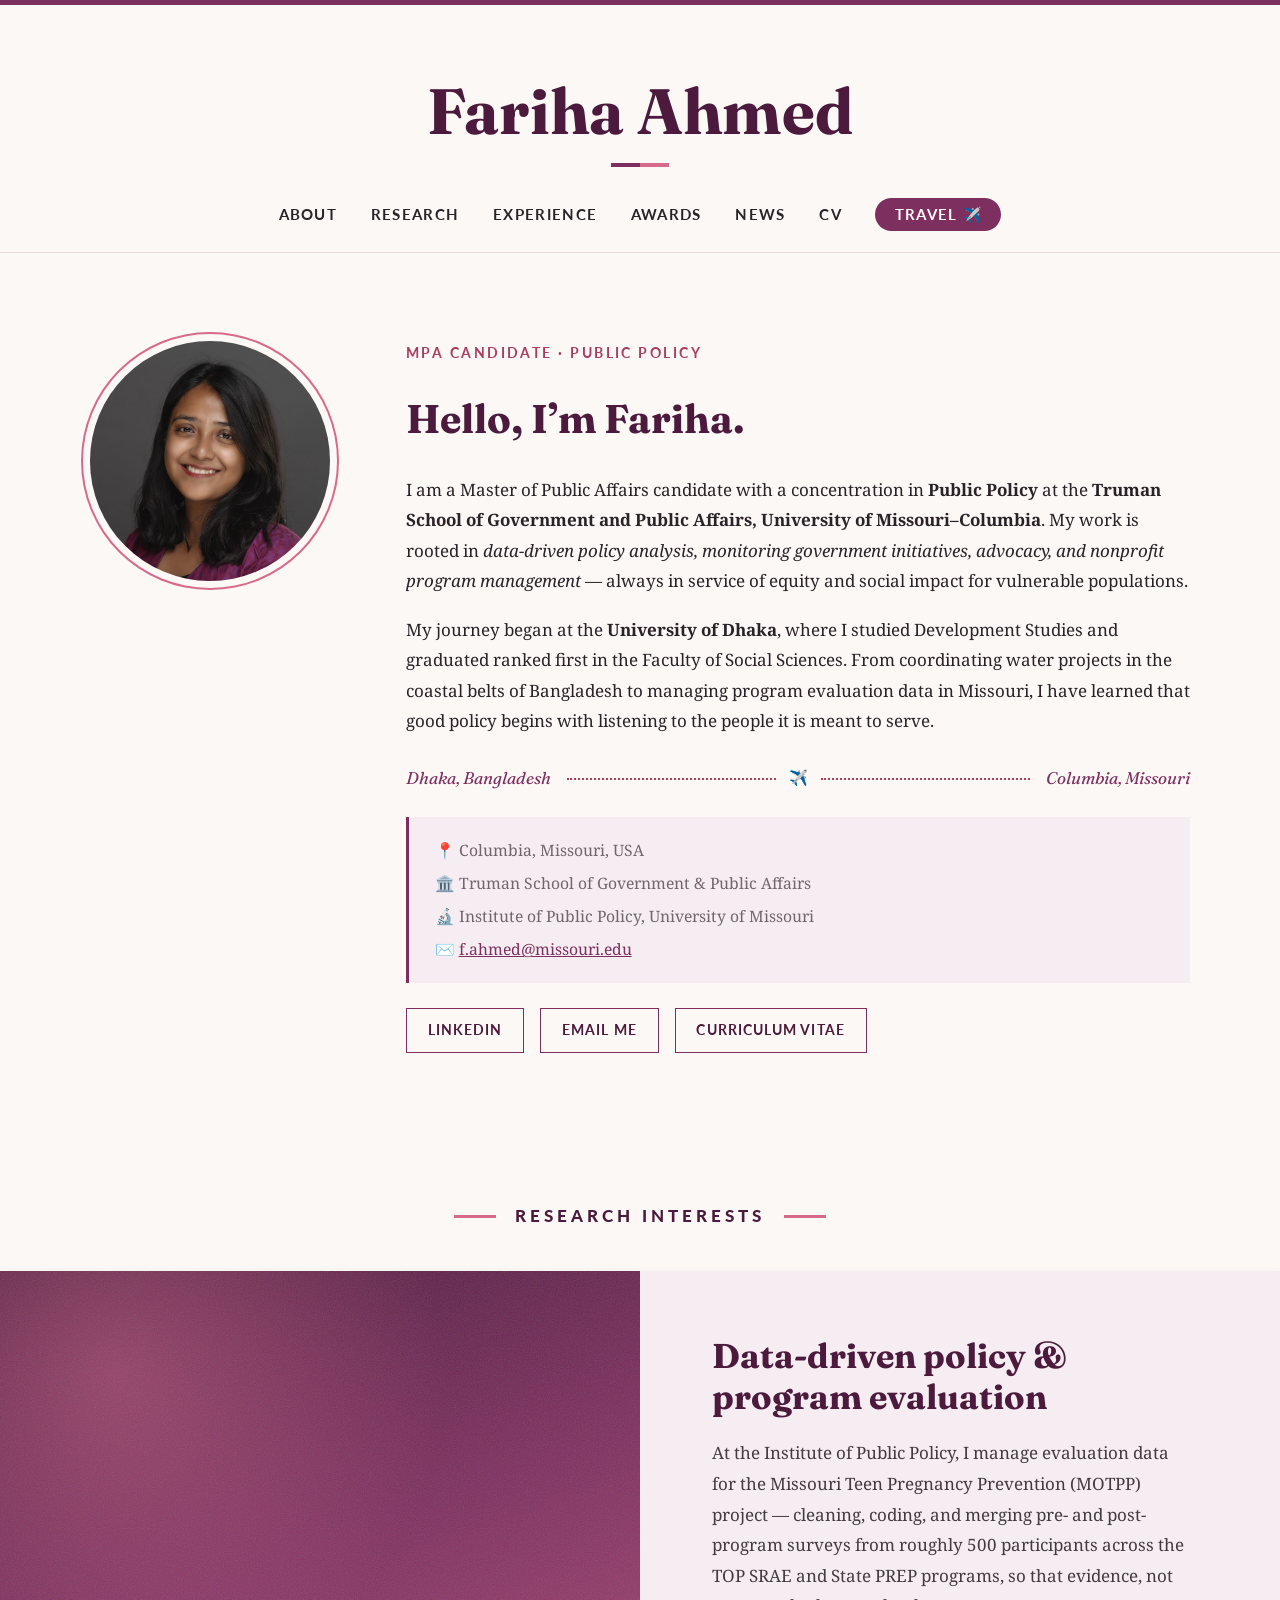
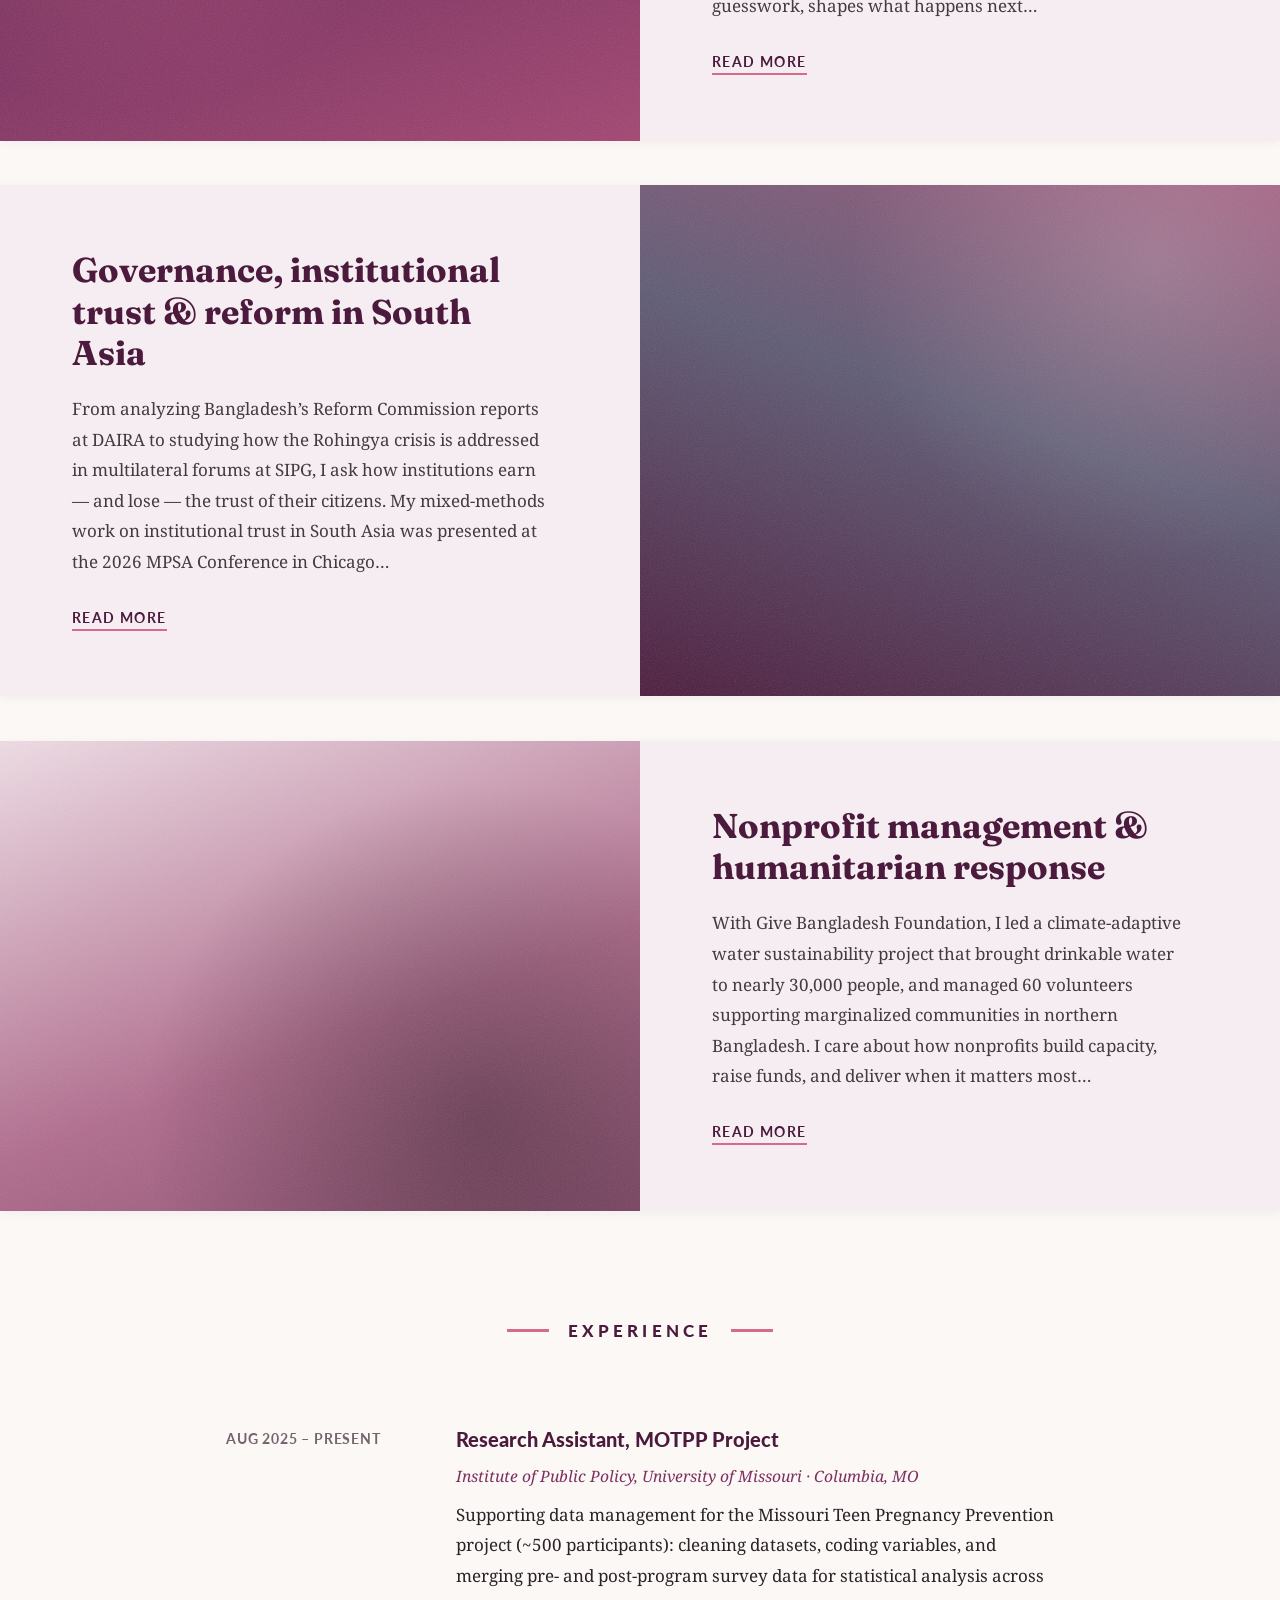
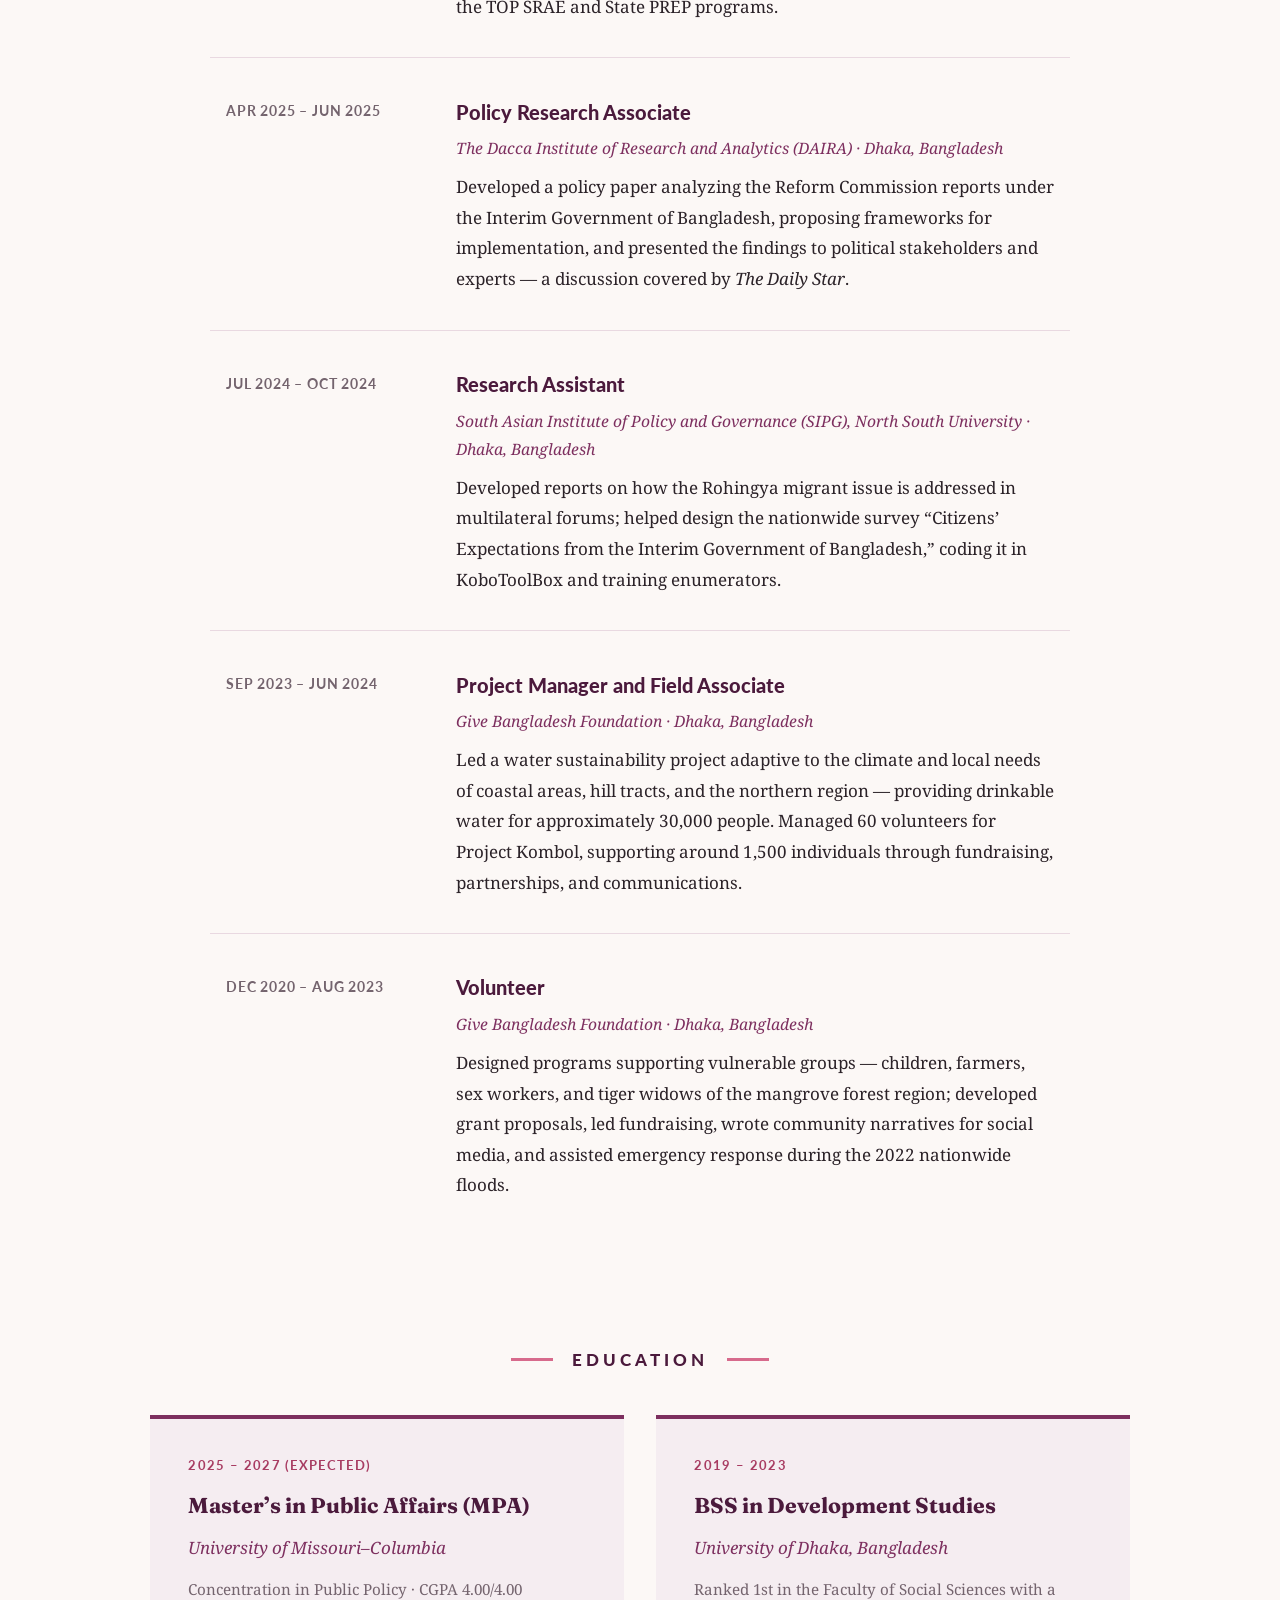
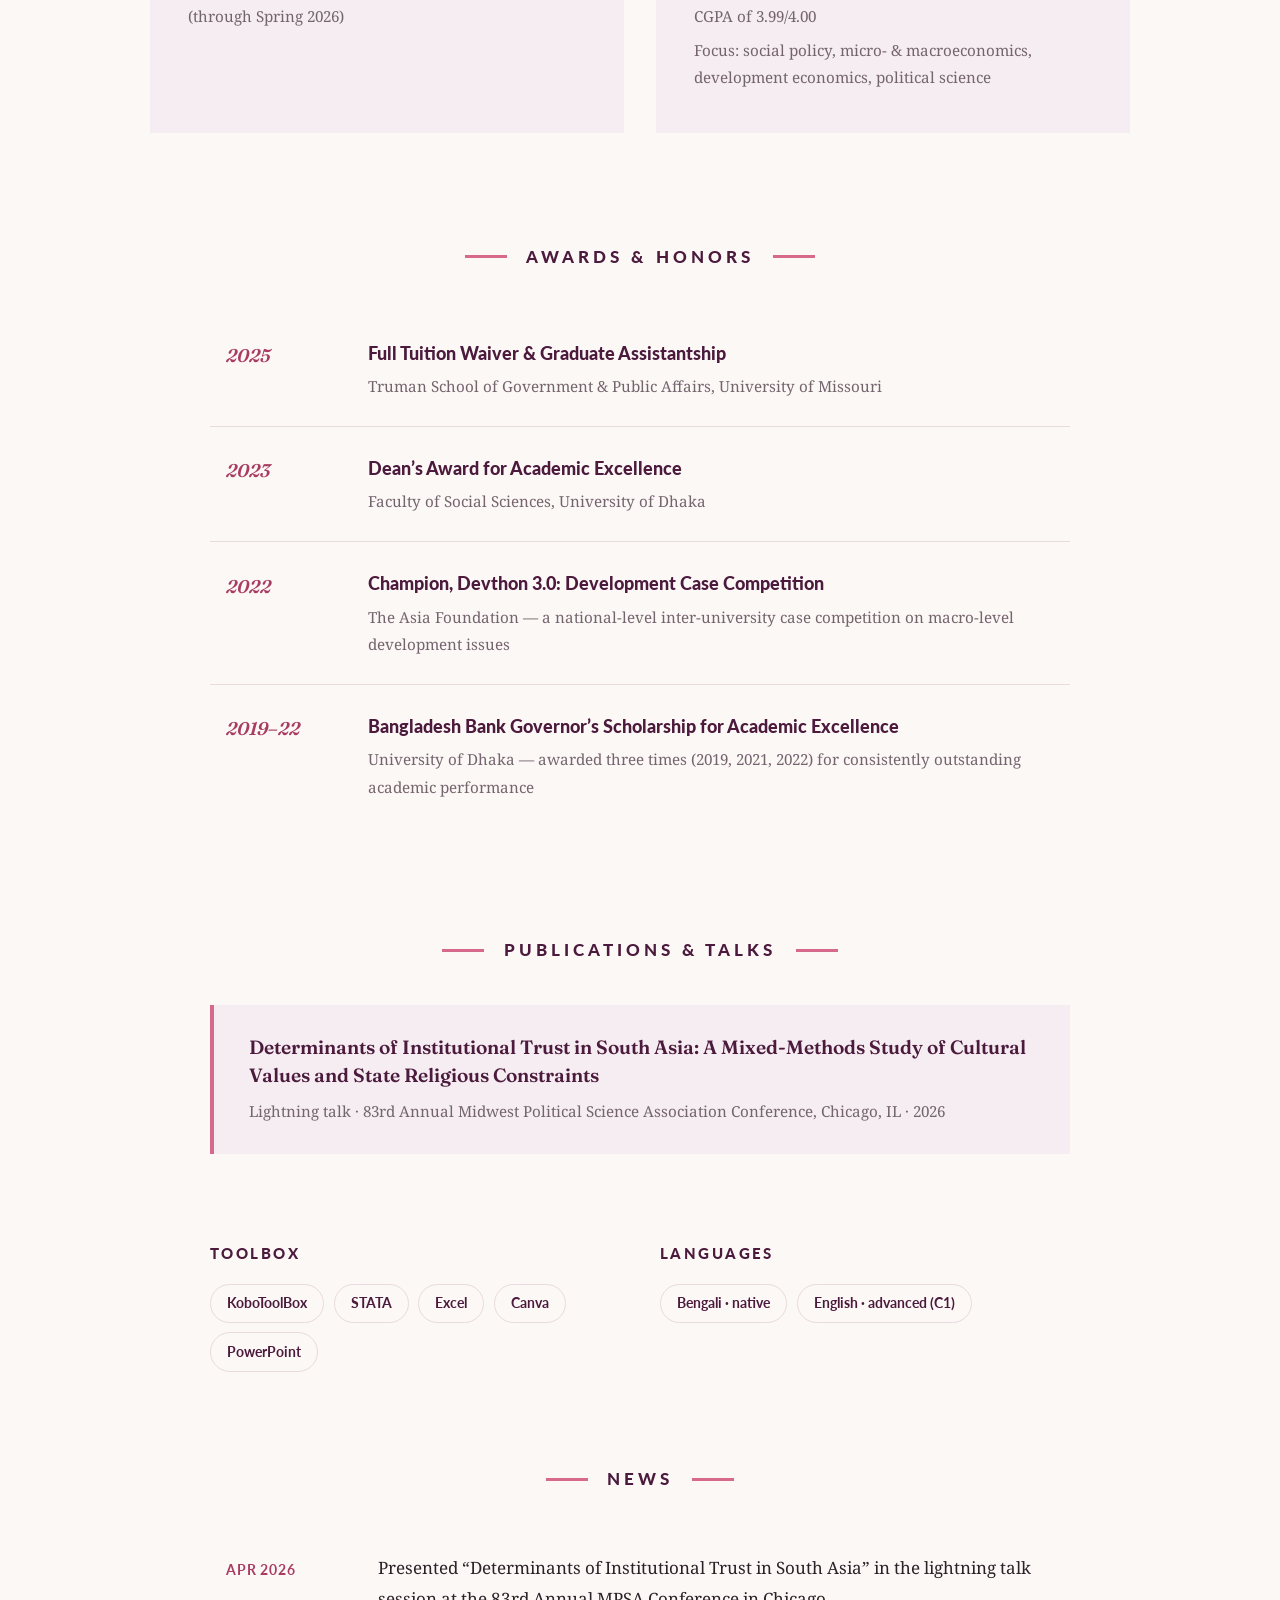
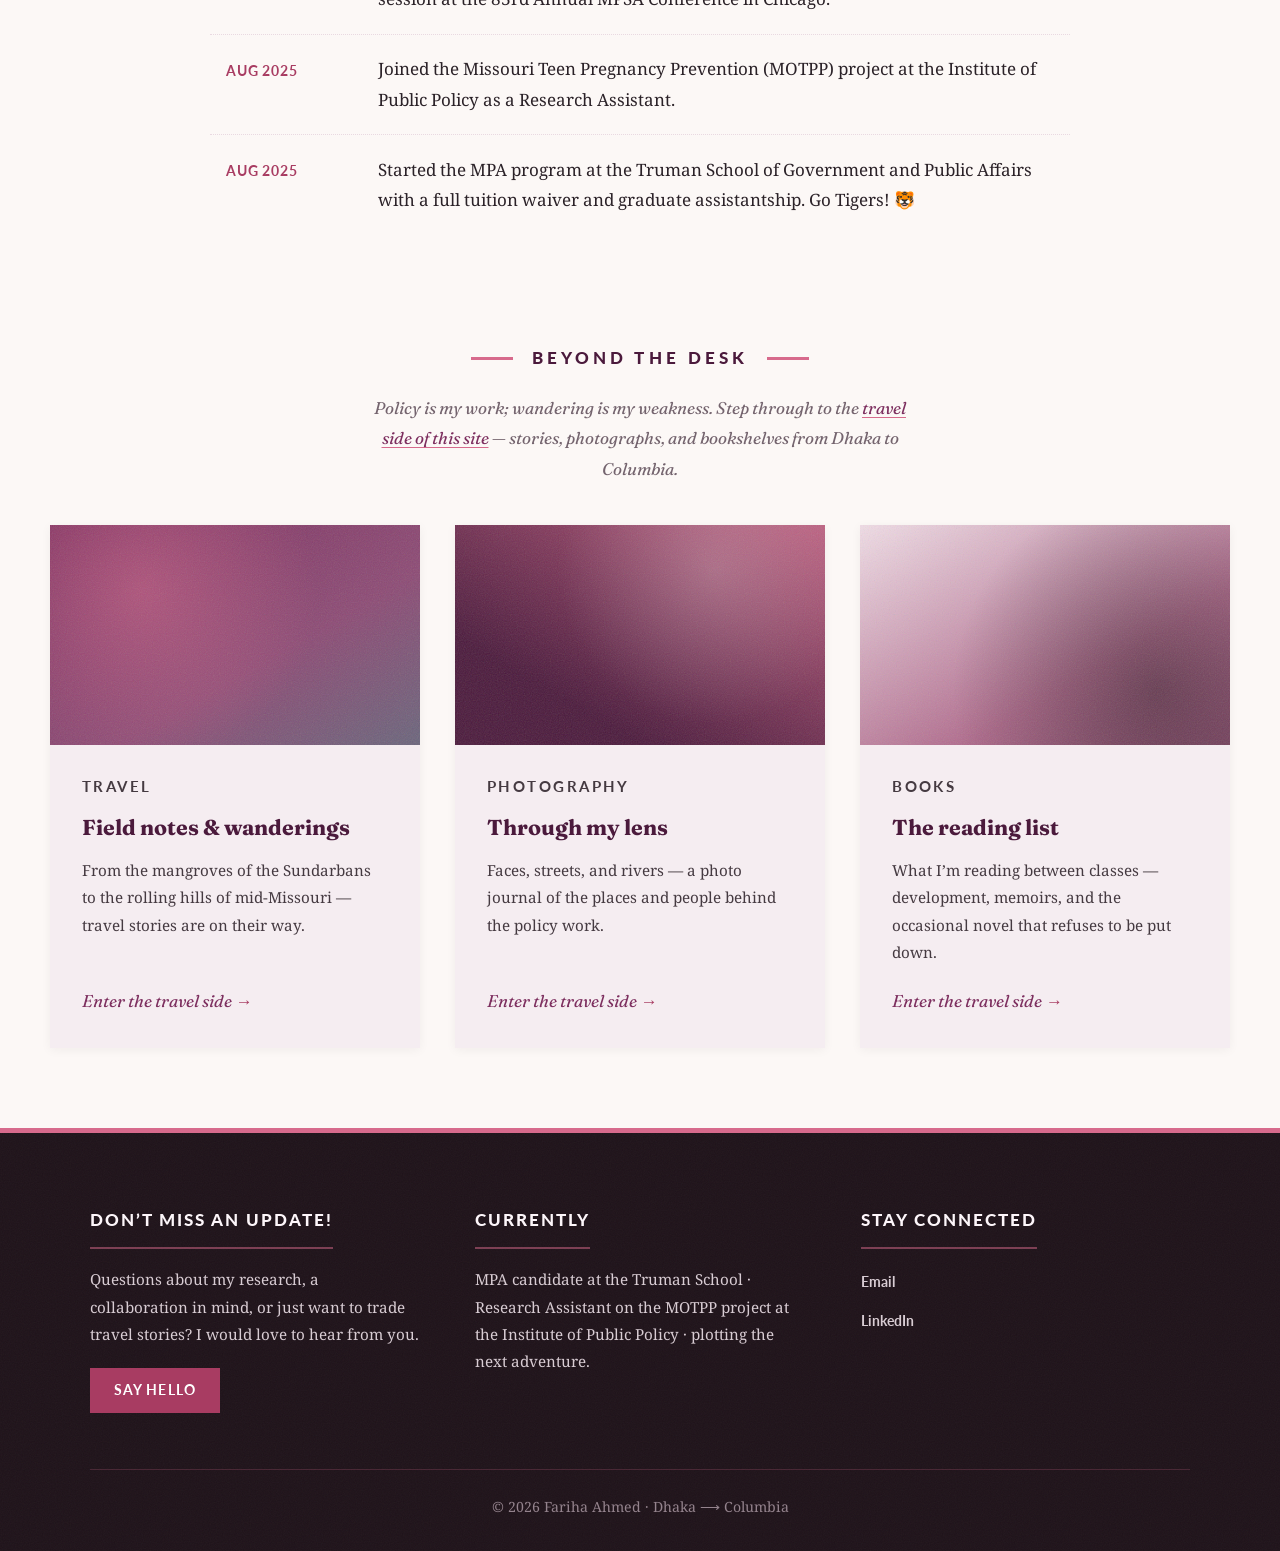
<file: index.html>
<!DOCTYPE html>
<html lang="en">
<head>
  <meta charset="UTF-8">
  <meta name="viewport" content="width=device-width, initial-scale=1.0">
  <title>Fariha Ahmed &#8211; MPA Candidate, University of Missouri&ndash;Columbia</title>
  <meta name="description" content="Fariha Ahmed — Master of Public Affairs candidate at the Truman School of Government and Public Affairs, University of Missouri–Columbia. Policy research, program evaluation, and stories from Dhaka to Columbia.">
  <link rel="preconnect" href="https://fonts.googleapis.com">
  <link rel="preconnect" href="https://fonts.gstatic.com" crossorigin>
  <link href="https://fonts.googleapis.com/css2?family=Fraunces:ital,wght@0,600;0,700;0,900;1,400;1,600&family=Lato:ital,wght@0,400;0,700;0,900;1,400&family=Noto+Serif:ital,wght@0,400;0,700;1,400&display=swap" rel="stylesheet">
  <link rel="stylesheet" href="styles.css">
</head>
<body>

  <!-- ===================== HEADER ===================== -->
  <header class="site-header">
    <div class="site-branding">
      <h1 class="site-title"><a href="#top">Fariha Ahmed</a></h1>
    </div>
    <nav class="site-nav" aria-label="Primary">
      <button class="nav-toggle" aria-expanded="false" aria-controls="primary-menu">Menu</button>
      <ul id="primary-menu" class="nav-menu">
        <li><a href="#about">About</a></li>
        <li><a href="#research">Research</a></li>
        <li><a href="#experience">Experience</a></li>
        <li><a href="#awards">Awards</a></li>
        <li><a href="#news">News</a></li>
        <li><a href="cv.pdf" target="_blank" rel="noopener">CV</a></li>
        <li><a class="nav-switch" href="travel.html">Travel &#9992;&#65039;</a></li>
      </ul>
    </nav>
  </header>

  <main id="top">

    <!-- ===================== ABOUT / BIO ===================== -->
    <section id="about" class="bio-section">
      <div class="bio-inner">
        <div class="bio-photo" style="background-image:url('images/profile.jpg')" role="img" aria-label="Portrait of Fariha Ahmed"></div>
        <div class="bio-text">
          <p class="kicker">MPA Candidate &middot; Public Policy</p>
          <h2>Hello, I&rsquo;m Fariha.</h2>
          <p>
            I am a Master of Public Affairs candidate with a concentration in
            <strong>Public Policy</strong> at the <strong>Truman School of Government and
            Public Affairs, University of Missouri&ndash;Columbia</strong>. My work is rooted in
            <em>data-driven policy analysis, monitoring government initiatives, advocacy,
            and nonprofit program management</em> &mdash; always in service of equity and
            social impact for vulnerable populations.
          </p>
          <p>
            My journey began at the <strong>University of Dhaka</strong>, where I studied
            Development Studies and graduated ranked first in the Faculty of Social
            Sciences. From coordinating water projects in the coastal belts of Bangladesh
            to managing program evaluation data in Missouri, I have learned that good
            policy begins with listening to the people it is meant to serve.
          </p>
          <p class="journey" aria-label="From Dhaka, Bangladesh to Columbia, Missouri">
            <span>Dhaka, Bangladesh</span>
            <span class="journey-line" aria-hidden="true">&#9992;&#65039;</span>
            <span>Columbia, Missouri</span>
          </p>
          <ul class="bio-meta">
            <li>&#128205; Columbia, Missouri, USA</li>
            <li>&#127963;&#65039; Truman School of Government &amp; Public Affairs</li>
            <li>&#128300; Institute of Public Policy, University of Missouri</li>
            <li>&#9993;&#65039; <a href="mailto:f.ahmed@missouri.edu">f.ahmed@missouri.edu</a></li>
          </ul>
          <div class="bio-links">
            <a href="https://www.linkedin.com/in/fariha-ahmed-8b784118a" target="_blank" rel="noopener">LinkedIn</a>
            <a href="mailto:f.ahmed@missouri.edu">Email Me</a>
            <a href="cv.pdf" target="_blank" rel="noopener">Curriculum Vitae</a>
          </div>
        </div>
      </div>
    </section>

    <!-- ===================== RESEARCH ===================== -->
    <section id="research" class="section-label-wrap">
      <p class="section-label">Research Interests</p>
    </section>

    <article class="entry">
      <div class="entry-media media-a" role="img" aria-label="Decorative panel — replace with a photo"></div>
      <div class="entry-inner">
        <div class="entry-inner-content">
          <header class="entry-header">
            <h2 class="entry-title"><a href="#experience">Data-driven policy &amp; program evaluation</a></h2>
          </header>
          <div class="entry-content">
            <p>
              At the Institute of Public Policy, I manage evaluation data for the Missouri
              Teen Pregnancy Prevention (MOTPP) project &mdash; cleaning, coding, and merging
              pre- and post-program surveys from roughly 500 participants across the
              TOP SRAE and State PREP programs, so that evidence, not guesswork, shapes
              what happens next&hellip;
            </p>
            <div class="link-more"><a href="#experience">Read More</a></div>
          </div>
        </div>
      </div>
    </article>

    <article class="entry entry-reverse">
      <div class="entry-media media-b" role="img" aria-label="Decorative panel — replace with a photo"></div>
      <div class="entry-inner">
        <div class="entry-inner-content">
          <header class="entry-header">
            <h2 class="entry-title"><a href="#publications">Governance, institutional trust &amp; reform in South Asia</a></h2>
          </header>
          <div class="entry-content">
            <p>
              From analyzing Bangladesh&rsquo;s Reform Commission reports at DAIRA to
              studying how the Rohingya crisis is addressed in multilateral forums at
              SIPG, I ask how institutions earn &mdash; and lose &mdash; the trust of their
              citizens. My mixed-methods work on institutional trust in South Asia was
              presented at the 2026 MPSA Conference in Chicago&hellip;
            </p>
            <div class="link-more"><a href="#publications">Read More</a></div>
          </div>
        </div>
      </div>
    </article>

    <article class="entry">
      <div class="entry-media media-c" role="img" aria-label="Decorative panel — replace with a photo"></div>
      <div class="entry-inner">
        <div class="entry-inner-content">
          <header class="entry-header">
            <h2 class="entry-title"><a href="#experience">Nonprofit management &amp; humanitarian response</a></h2>
          </header>
          <div class="entry-content">
            <p>
              With Give Bangladesh Foundation, I led a climate-adaptive water
              sustainability project that brought drinkable water to nearly 30,000 people,
              and managed 60 volunteers supporting marginalized communities in northern
              Bangladesh. I care about how nonprofits build capacity, raise funds, and
              deliver when it matters most&hellip;
            </p>
            <div class="link-more"><a href="#experience">Read More</a></div>
          </div>
        </div>
      </div>
    </article>

    <!-- ===================== EXPERIENCE ===================== -->
    <section id="experience" class="section-label-wrap">
      <p class="section-label">Experience</p>
    </section>

    <section class="experience-section">
      <ol class="experience-list">
        <!-- Add new roles at the top of this list -->
        <li class="experience-item">
          <p class="experience-date">Aug 2025 &ndash; Present</p>
          <div class="experience-body">
            <h3>Research Assistant, MOTPP Project</h3>
            <p class="experience-org">Institute of Public Policy, University of Missouri &middot; Columbia, MO</p>
            <p>Supporting data management for the Missouri Teen Pregnancy Prevention project (~500 participants): cleaning datasets, coding variables, and merging pre- and post-program survey data for statistical analysis across the TOP SRAE and State PREP programs.</p>
          </div>
        </li>
        <li class="experience-item">
          <p class="experience-date">Apr 2025 &ndash; Jun 2025</p>
          <div class="experience-body">
            <h3>Policy Research Associate</h3>
            <p class="experience-org">The Dacca Institute of Research and Analytics (DAIRA) &middot; Dhaka, Bangladesh</p>
            <p>Developed a policy paper analyzing the Reform Commission reports under the Interim Government of Bangladesh, proposing frameworks for implementation, and presented the findings to political stakeholders and experts &mdash; a discussion covered by <em>The Daily Star</em>.</p>
          </div>
        </li>
        <li class="experience-item">
          <p class="experience-date">Jul 2024 &ndash; Oct 2024</p>
          <div class="experience-body">
            <h3>Research Assistant</h3>
            <p class="experience-org">South Asian Institute of Policy and Governance (SIPG), North South University &middot; Dhaka, Bangladesh</p>
            <p>Developed reports on how the Rohingya migrant issue is addressed in multilateral forums; helped design the nationwide survey &ldquo;Citizens&rsquo; Expectations from the Interim Government of Bangladesh,&rdquo; coding it in KoboToolBox and training enumerators.</p>
          </div>
        </li>
        <li class="experience-item">
          <p class="experience-date">Sep 2023 &ndash; Jun 2024</p>
          <div class="experience-body">
            <h3>Project Manager and Field Associate</h3>
            <p class="experience-org">Give Bangladesh Foundation &middot; Dhaka, Bangladesh</p>
            <p>Led a water sustainability project adaptive to the climate and local needs of coastal areas, hill tracts, and the northern region &mdash; providing drinkable water for approximately 30,000 people. Managed 60 volunteers for Project Kombol, supporting around 1,500 individuals through fundraising, partnerships, and communications.</p>
          </div>
        </li>
        <li class="experience-item">
          <p class="experience-date">Dec 2020 &ndash; Aug 2023</p>
          <div class="experience-body">
            <h3>Volunteer</h3>
            <p class="experience-org">Give Bangladesh Foundation &middot; Dhaka, Bangladesh</p>
            <p>Designed programs supporting vulnerable groups &mdash; children, farmers, sex workers, and tiger widows of the mangrove forest region; developed grant proposals, led fundraising, wrote community narratives for social media, and assisted emergency response during the 2022 nationwide floods.</p>
          </div>
        </li>
      </ol>
    </section>

    <!-- ===================== EDUCATION ===================== -->
    <section id="education" class="section-label-wrap">
      <p class="section-label">Education</p>
    </section>

    <section class="education-section">
      <div class="education-grid">
        <div class="education-card">
          <p class="education-years">2025 &ndash; 2027 (expected)</p>
          <h3>Master&rsquo;s in Public Affairs (MPA)</h3>
          <p class="education-school">University of Missouri&ndash;Columbia</p>
          <p class="education-detail">Concentration in Public Policy &middot; CGPA&nbsp;4.00/4.00 (through Spring&nbsp;2026)</p>
        </div>
        <div class="education-card">
          <p class="education-years">2019 &ndash; 2023</p>
          <h3>BSS in Development Studies</h3>
          <p class="education-school">University of Dhaka, Bangladesh</p>
          <p class="education-detail">Ranked 1st in the Faculty of Social Sciences with a CGPA&nbsp;of&nbsp;3.99/4.00</p>
          <p class="education-detail">Focus: social policy, micro- &amp; macroeconomics, development economics, political science</p>
        </div>
      </div>
    </section>

    <!-- ===================== AWARDS ===================== -->
    <section id="awards" class="section-label-wrap">
      <p class="section-label">Awards &amp; Honors</p>
    </section>

    <section class="awards-section">
      <ul class="awards-list">
        <!-- Add new awards at the top -->
        <li>
          <span class="award-year">2025</span>
          <div>
            <h3>Full Tuition Waiver &amp; Graduate Assistantship</h3>
            <p>Truman School of Government &amp; Public Affairs, University of Missouri</p>
          </div>
        </li>
        <li>
          <span class="award-year">2023</span>
          <div>
            <h3>Dean&rsquo;s Award for Academic Excellence</h3>
            <p>Faculty of Social Sciences, University of Dhaka</p>
          </div>
        </li>
        <li>
          <span class="award-year">2022</span>
          <div>
            <h3>Champion, Devthon 3.0: Development Case Competition</h3>
            <p>The Asia Foundation &mdash; a national-level inter-university case competition on macro-level development issues</p>
          </div>
        </li>
        <li>
          <span class="award-year">2019&ndash;22</span>
          <div>
            <h3>Bangladesh Bank Governor&rsquo;s Scholarship for Academic Excellence</h3>
            <p>University of Dhaka &mdash; awarded three times (2019, 2021, 2022) for consistently outstanding academic performance</p>
          </div>
        </li>
      </ul>
    </section>

    <!-- ===================== PUBLICATIONS ===================== -->
    <section id="publications" class="section-label-wrap">
      <p class="section-label">Publications &amp; Talks</p>
    </section>

    <section class="publications-section">
      <ul class="publications-list">
        <!-- Add new publications at the top -->
        <li>
          <h3>Determinants of Institutional Trust in South Asia: A Mixed-Methods Study of Cultural Values and State Religious Constraints</h3>
          <p>Lightning talk &middot; 83rd Annual Midwest Political Science Association Conference, Chicago, IL &middot; 2026</p>
        </li>
      </ul>
    </section>

    <!-- ===================== SKILLS ===================== -->
    <section class="skills-section">
      <div class="skills-inner">
        <div class="skills-group">
          <h3>Toolbox</h3>
          <ul class="pill-list">
            <li>KoboToolBox</li>
            <li>STATA</li>
            <li>Excel</li>
            <li>Canva</li>
            <li>PowerPoint</li>
          </ul>
        </div>
        <div class="skills-group">
          <h3>Languages</h3>
          <ul class="pill-list">
            <li>Bengali &middot; native</li>
            <li>English &middot; advanced (C1)</li>
          </ul>
        </div>
      </div>
    </section>

    <!-- ===================== NEWS ===================== -->
    <section id="news" class="section-label-wrap">
      <p class="section-label">News</p>
    </section>

    <section class="news-section">
      <ul class="news-list">
        <!-- Add new news items at the top -->
        <li>
          <span class="news-date">Apr 2026</span>
          <span class="news-text">Presented &ldquo;Determinants of Institutional Trust in South Asia&rdquo; in the lightning talk session at the 83rd Annual MPSA Conference in Chicago.</span>
        </li>
        <li>
          <span class="news-date">Aug 2025</span>
          <span class="news-text">Joined the Missouri Teen Pregnancy Prevention (MOTPP) project at the Institute of Public Policy as a Research Assistant.</span>
        </li>
        <li>
          <span class="news-date">Aug 2025</span>
          <span class="news-text">Started the MPA program at the Truman School of Government and Public Affairs with a full tuition waiver and graduate assistantship. Go Tigers! &#128047;</span>
        </li>
      </ul>
    </section>

    <!-- ===================== BEYOND THE DESK ===================== -->
    <section id="beyond" class="section-label-wrap">
      <p class="section-label">Beyond the Desk</p>
      <p class="section-sub">Policy is my work; wandering is my weakness. Step through to the
      <a href="travel.html">travel side of this site</a> &mdash; stories, photographs, and
      bookshelves from Dhaka to Columbia.</p>
    </section>

    <section class="story-section">
      <div class="story-grid">
        <!-- Swap each gradient panel for a photo with
             style="background-image:url('images/…')" and link the card
             to a story page when it's ready. -->
        <article class="story-card">
          <div class="story-media media-d"></div>
          <div class="story-body">
            <p class="story-tag">Travel</p>
            <h3>Field notes &amp; wanderings</h3>
            <p>From the mangroves of the Sundarbans to the rolling hills of mid-Missouri &mdash; travel stories are on their way.</p>
            <a class="story-soon" href="travel.html#stories">Enter the travel side</a>
          </div>
        </article>
        <article class="story-card">
          <div class="story-media media-e"></div>
          <div class="story-body">
            <p class="story-tag">Photography</p>
            <h3>Through my lens</h3>
            <p>Faces, streets, and rivers &mdash; a photo journal of the places and people behind the policy work.</p>
            <a class="story-soon" href="travel.html#photos">Enter the travel side</a>
          </div>
        </article>
        <article class="story-card">
          <div class="story-media media-f"></div>
          <div class="story-body">
            <p class="story-tag">Books</p>
            <h3>The reading list</h3>
            <p>What I&rsquo;m reading between classes &mdash; development, memoirs, and the occasional novel that refuses to be put down.</p>
            <a class="story-soon" href="travel.html#books">Enter the travel side</a>
          </div>
        </article>
      </div>
    </section>

  </main>

  <!-- ===================== FOOTER ===================== -->
  <footer class="site-footer">
    <div class="footer-widgets">
      <div class="footer-widget">
        <h3>Don&rsquo;t miss an update!</h3>
        <p>Questions about my research, a collaboration in mind, or just want to trade travel stories? I would love to hear from you.</p>
        <a class="footer-button" href="mailto:f.ahmed@missouri.edu">Say Hello</a>
      </div>
      <div class="footer-widget">
        <h3>Currently</h3>
        <p>MPA candidate at the Truman School &middot; Research Assistant on the MOTPP project at the Institute of Public Policy &middot; plotting the next adventure.</p>
      </div>
      <div class="footer-widget">
        <h3>Stay connected</h3>
        <ul class="social-list">
          <li><a href="mailto:f.ahmed@missouri.edu">Email</a></li>
          <li><a href="https://www.linkedin.com/in/fariha-ahmed-8b784118a" target="_blank" rel="noopener">LinkedIn</a></li>
          <!-- Add Google Scholar / Instagram / X links here when ready -->
        </ul>
      </div>
    </div>
    <div class="site-info">
      <p>&copy; 2026 Fariha Ahmed &middot; Dhaka &#10230; Columbia</p>
    </div>
  </footer>

  <script>
    const toggle = document.querySelector('.nav-toggle');
    const menu = document.querySelector('.nav-menu');
    toggle.addEventListener('click', () => {
      const open = menu.classList.toggle('open');
      toggle.setAttribute('aria-expanded', open);
    });
    menu.querySelectorAll('a').forEach(a =>
      a.addEventListener('click', () => {
        menu.classList.remove('open');
        toggle.setAttribute('aria-expanded', 'false');
      })
    );

    // Gentle fade-up as sections scroll into view (skipped for reduced motion)
    const revealEls = document.querySelectorAll(
      '.bio-inner, .section-label-wrap, .entry, .experience-item, .education-card, ' +
      '.awards-list li, .publications-list li, .skills-group, .news-list li, ' +
      '.story-card, .footer-widget'
    );
    const reduceMotion = matchMedia('(prefers-reduced-motion: reduce)').matches;
    if (!reduceMotion && 'IntersectionObserver' in window) {
      revealEls.forEach(el => el.classList.add('reveal'));
      const io = new IntersectionObserver(entries => {
        entries.forEach(e => {
          if (e.isIntersecting) {
            e.target.classList.add('in-view');
            io.unobserve(e.target);
          }
        });
      }, { threshold: 0.12, rootMargin: '0px 0px -40px 0px' });
      revealEls.forEach(el => io.observe(el));
    }
  </script>
</body>
</html>
</file>
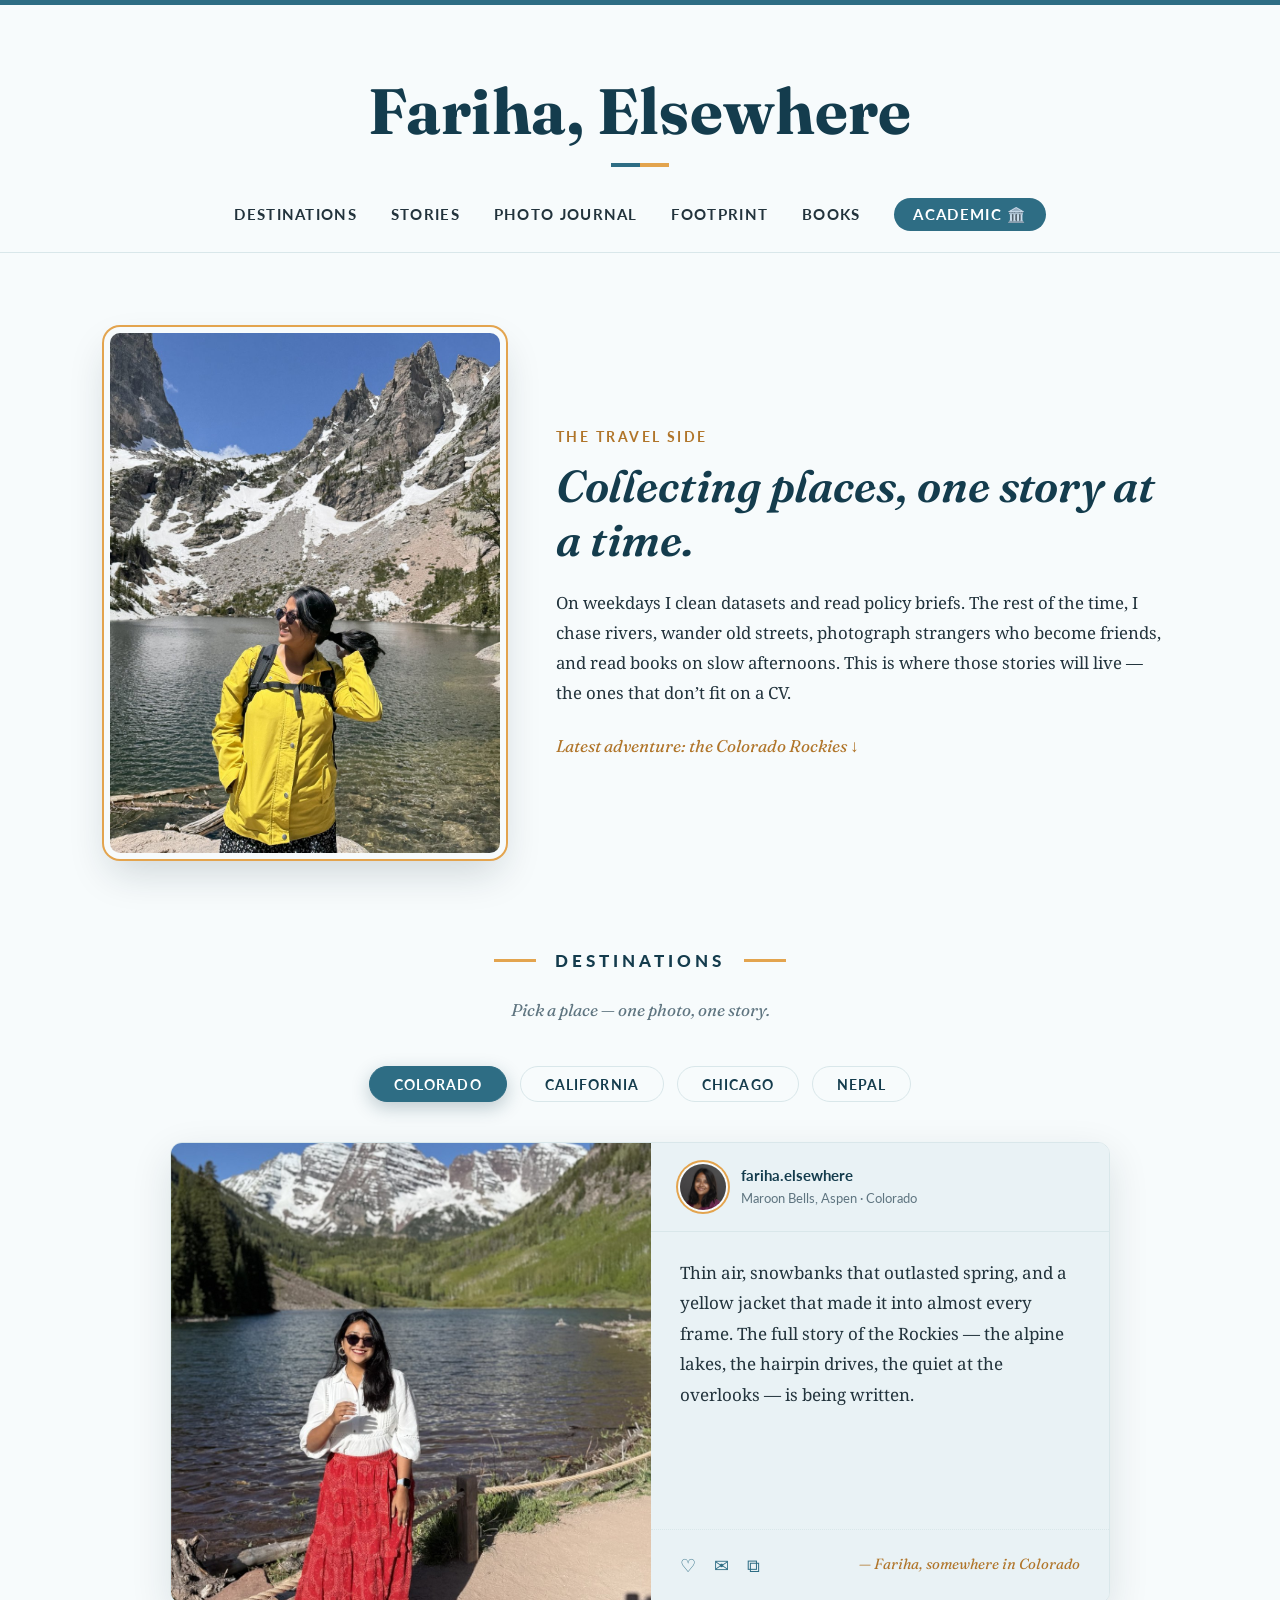
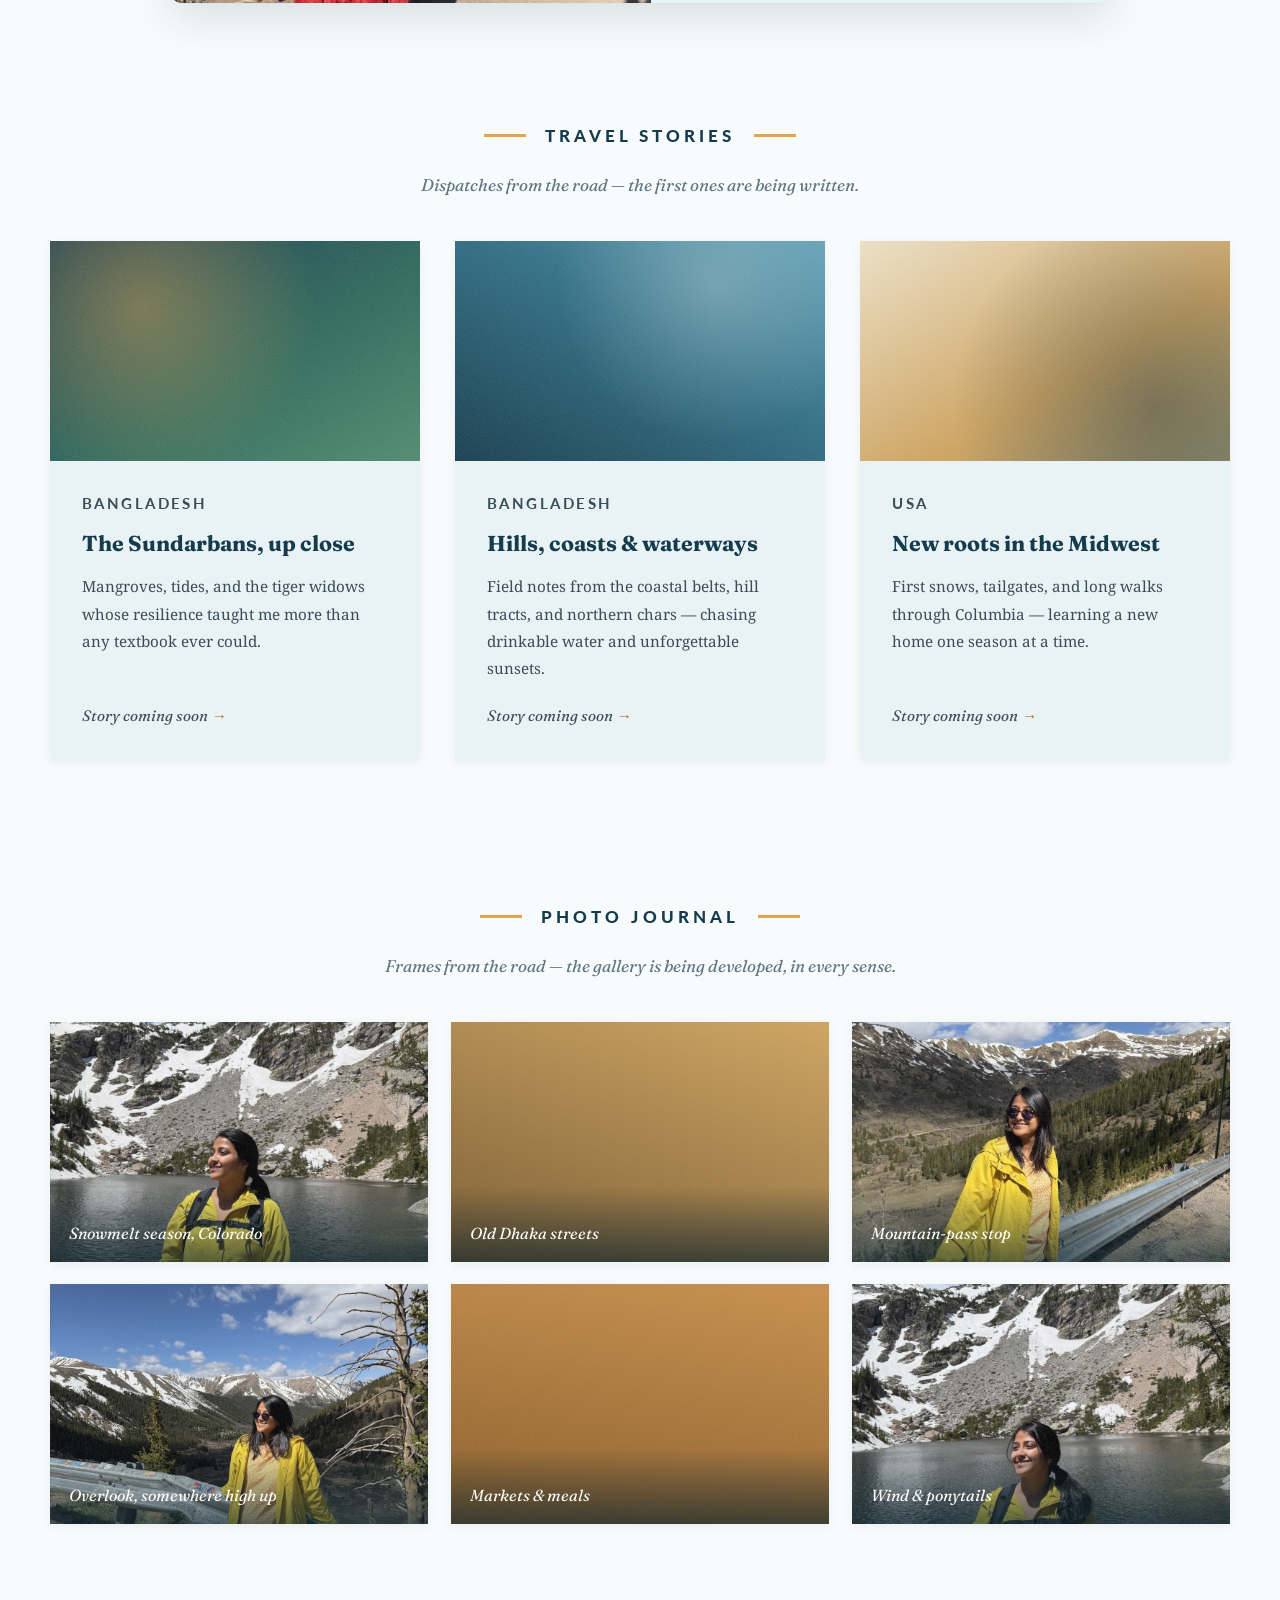
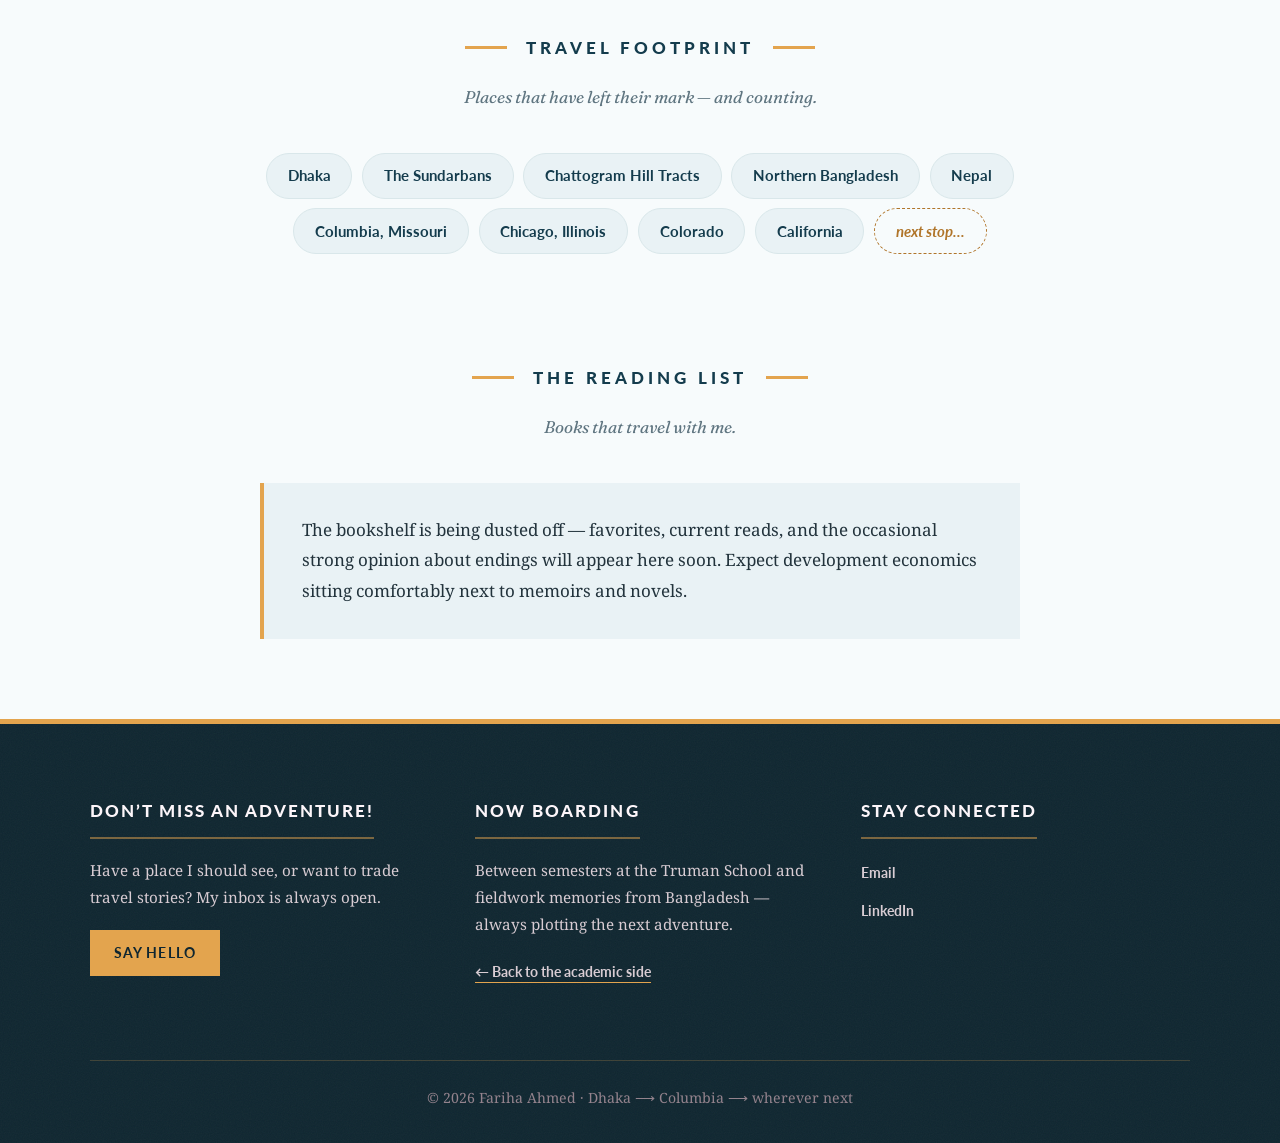
<file: travel.html>
<!DOCTYPE html>
<html lang="en">
<head>
  <meta charset="UTF-8">
  <meta name="viewport" content="width=device-width, initial-scale=1.0">
  <title>Fariha, Elsewhere &#8211; Travels, Photographs &amp; Books</title>
  <meta name="description" content="The travel side of Fariha Ahmed's website — stories, photographs, and bookshelves from Dhaka to Columbia and everywhere in between.">
  <link rel="preconnect" href="https://fonts.googleapis.com">
  <link rel="preconnect" href="https://fonts.gstatic.com" crossorigin>
  <link href="https://fonts.googleapis.com/css2?family=Fraunces:ital,wght@0,600;0,700;0,900;1,400;1,600&family=Lato:ital,wght@0,400;0,700;0,900;1,400&family=Noto+Serif:ital,wght@0,400;0,700;1,400&display=swap" rel="stylesheet">
  <link rel="stylesheet" href="styles.css">
  <link rel="stylesheet" href="travel.css">
</head>
<body>

  <!-- ===================== HEADER ===================== -->
  <header class="site-header">
    <div class="site-branding">
      <h1 class="site-title"><a href="#top">Fariha, Elsewhere</a></h1>
    </div>
    <nav class="site-nav" aria-label="Primary">
      <button class="nav-toggle" aria-expanded="false" aria-controls="primary-menu">Menu</button>
      <ul id="primary-menu" class="nav-menu">
        <li><a href="#destinations">Destinations</a></li>
        <li><a href="#stories">Stories</a></li>
        <li><a href="#photos">Photo Journal</a></li>
        <li><a href="#footprint">Footprint</a></li>
        <li><a href="#books">Books</a></li>
        <li><a class="nav-switch" href="index.html">Academic &#127963;&#65039;</a></li>
      </ul>
    </nav>
  </header>

  <main id="top">

    <!-- ===================== HERO ===================== -->
    <section class="travel-hero">
      <div class="travel-hero-inner">
        <a class="travel-hero-media" href="images/colorado/hero.jpg" target="_blank" rel="noopener"
           style="background-image:url('images/colorado/co-4257.jpg')"
           aria-label="Fariha at an alpine lake beneath snow-streaked peaks in Colorado"></a>
        <div class="travel-hero-text">
          <p class="kicker">The travel side</p>
          <h2>Collecting places, one story at a time.</h2>
          <p class="travel-intro">
            On weekdays I clean datasets and read policy briefs. The rest of the time,
            I chase rivers, wander old streets, photograph strangers who become friends,
            and read books on slow afternoons. This is where those stories will live &mdash;
            the ones that don&rsquo;t fit on a CV.
          </p>
          <p class="travel-hero-caption">Latest adventure: the Colorado Rockies &darr;</p>
        </div>
      </div>
    </section>

    <!-- ===================== DESTINATIONS ===================== -->
    <section id="destinations" class="section-label-wrap">
      <p class="section-label">Destinations</p>
      <p class="section-sub">Pick a place &mdash; one photo, one story.</p>
    </section>

    <section class="destination-section">
      <div class="dest-tabs" role="tablist" aria-label="Destinations">
        <button class="dest-tab active" role="tab" aria-selected="true" data-dest="colorado">Colorado</button>
        <button class="dest-tab" role="tab" aria-selected="false" data-dest="california">California</button>
        <button class="dest-tab" role="tab" aria-selected="false" data-dest="chicago">Chicago</button>
        <button class="dest-tab" role="tab" aria-selected="false" data-dest="nepal">Nepal</button>
      </div>

      <!-- ============ Colorado ============ -->
      <!-- To change the lead photo, point .post-photo at any file in images/colorado/ -->
      <div class="dest-panel active" id="dest-colorado" role="tabpanel">
        <article class="insta-post">
          <a class="post-photo" href="images/colorado/co-2702.jpg" target="_blank" rel="noopener"
             style="background-image:url('images/colorado/co-2702.jpg')"
             aria-label="Fariha in front of the Maroon Bells and Maroon Lake, Colorado"></a>
          <div class="post-side">
            <header class="post-head">
              <span class="post-avatar" style="background-image:url('images/profile.jpg')"></span>
              <div class="post-id">
                <strong>fariha.elsewhere</strong>
                <span class="post-loc">Maroon Bells, Aspen &middot; Colorado</span>
              </div>
            </header>
            <div class="post-story">
              <!-- Write the Colorado story here, replacing this placeholder -->
              <p>
                Thin air, snowbanks that outlasted spring, and a yellow jacket that made
                it into almost every frame. The full story of the Rockies &mdash; the
                alpine lakes, the hairpin drives, the quiet at the overlooks &mdash; is
                being written.
              </p>
            </div>
            <footer class="post-foot">
              <span class="post-icons">&#9825; &#9993; &#10697;</span>
              <span class="post-sign">&mdash; Fariha, somewhere in Colorado</span>
            </footer>
          </div>
        </article>
      </div>

      <!-- ============ California ============ -->
      <!-- When photos arrive: save the lead one as images/california/lead.jpg,
           swap the .post-photo.coming div for a photo link like Colorado's,
           and write the story. -->
      <div class="dest-panel" id="dest-california" role="tabpanel" hidden>
        <article class="insta-post">
          <div class="post-photo coming media-d"><span>Photo coming soon</span></div>
          <div class="post-side">
            <header class="post-head">
              <span class="post-avatar" style="background-image:url('images/profile.jpg')"></span>
              <div class="post-id">
                <strong>fariha.elsewhere</strong>
                <span class="post-loc">California</span>
              </div>
            </header>
            <div class="post-story">
              <p>
                Coastlines, redwoods, and golden hours &mdash; this story is still on the
                camera roll. Check back soon.
              </p>
            </div>
            <footer class="post-foot">
              <span class="post-icons">&#9825; &#9993; &#10697;</span>
              <span class="post-sign">&mdash; story in progress</span>
            </footer>
          </div>
        </article>
      </div>

      <!-- ============ Chicago ============ -->
      <div class="dest-panel" id="dest-chicago" role="tabpanel" hidden>
        <article class="insta-post">
          <div class="post-photo coming media-e"><span>Photo coming soon</span></div>
          <div class="post-side">
            <header class="post-head">
              <span class="post-avatar" style="background-image:url('images/profile.jpg')"></span>
              <div class="post-id">
                <strong>fariha.elsewhere</strong>
                <span class="post-loc">Chicago, Illinois</span>
              </div>
            </header>
            <div class="post-story">
              <p>
                The lakefront, the architecture, and a conference badge somewhere in
                between &mdash; this story is still on the camera roll. Check back soon.
              </p>
            </div>
            <footer class="post-foot">
              <span class="post-icons">&#9825; &#9993; &#10697;</span>
              <span class="post-sign">&mdash; story in progress</span>
            </footer>
          </div>
        </article>
      </div>

      <!-- ============ Nepal ============ -->
      <div class="dest-panel" id="dest-nepal" role="tabpanel" hidden>
        <article class="insta-post">
          <div class="post-photo coming media-f"><span>Photo coming soon</span></div>
          <div class="post-side">
            <header class="post-head">
              <span class="post-avatar" style="background-image:url('images/profile.jpg')"></span>
              <div class="post-id">
                <strong>fariha.elsewhere</strong>
                <span class="post-loc">Nepal</span>
              </div>
            </header>
            <div class="post-story">
              <p>
                Himalayan skies and mountain towns &mdash; a story worth telling slowly.
                Check back soon.
              </p>
            </div>
            <footer class="post-foot">
              <span class="post-icons">&#9825; &#9993; &#10697;</span>
              <span class="post-sign">&mdash; story in progress</span>
            </footer>
          </div>
        </article>
      </div>
    </section>

    <!-- ===================== STORIES ===================== -->
    <section id="stories" class="section-label-wrap">
      <p class="section-label">Travel Stories</p>
      <p class="section-sub">Dispatches from the road &mdash; the first ones are being written.</p>
    </section>

    <section class="story-section">
      <div class="story-grid">
        <!-- Replace each gradient panel with a photo via
             style="background-image:url('images/…')" and link the card
             to its story page when it's written. -->
        <article class="story-card">
          <div class="story-media media-d"></div>
          <div class="story-body">
            <p class="story-tag">Bangladesh</p>
            <h3>The Sundarbans, up close</h3>
            <p>Mangroves, tides, and the tiger widows whose resilience taught me more than any textbook ever could.</p>
            <p class="story-soon">Story coming soon</p>
          </div>
        </article>
        <article class="story-card">
          <div class="story-media media-e"></div>
          <div class="story-body">
            <p class="story-tag">Bangladesh</p>
            <h3>Hills, coasts &amp; waterways</h3>
            <p>Field notes from the coastal belts, hill tracts, and northern chars &mdash; chasing drinkable water and unforgettable sunsets.</p>
            <p class="story-soon">Story coming soon</p>
          </div>
        </article>
        <article class="story-card">
          <div class="story-media media-f"></div>
          <div class="story-body">
            <p class="story-tag">USA</p>
            <h3>New roots in the Midwest</h3>
            <p>First snows, tailgates, and long walks through Columbia &mdash; learning a new home one season at a time.</p>
            <p class="story-soon">Story coming soon</p>
          </div>
        </article>
      </div>
    </section>

    <!-- ===================== PHOTO JOURNAL ===================== -->
    <section id="photos" class="section-label-wrap">
      <p class="section-label">Photo Journal</p>
      <p class="section-sub">Frames from the road &mdash; the gallery is being developed, in every sense.</p>
    </section>

    <section class="photo-section">
      <div class="photo-grid">
        <!-- Swap each tile for a photo:
             <div class="photo-tile" style="background-image:url('images/…')"><span>Caption</span></div> -->
        <div class="photo-tile" style="background-image:url('images/colorado/co-4255.jpg')"><span>Snowmelt season, Colorado</span></div>
        <div class="photo-tile tile-b"><span>Old Dhaka streets</span></div>
        <div class="photo-tile" style="background-image:url('images/colorado/co-3190.jpg')"><span>Mountain-pass stop</span></div>
        <div class="photo-tile" style="background-image:url('images/colorado/co-3201.jpg')"><span>Overlook, somewhere high up</span></div>
        <div class="photo-tile tile-e"><span>Markets &amp; meals</span></div>
        <div class="photo-tile" style="background-image:url('images/colorado/co-4263.jpg')"><span>Wind &amp; ponytails</span></div>
      </div>
    </section>

    <!-- ===================== FOOTPRINT ===================== -->
    <section id="footprint" class="section-label-wrap">
      <p class="section-label">Travel Footprint</p>
      <p class="section-sub">Places that have left their mark &mdash; and counting.</p>
    </section>

    <section class="footprint-section">
      <!-- Add new places as the footprint grows -->
      <ul class="pill-list footprint-list">
        <li>Dhaka</li>
        <li>The Sundarbans</li>
        <li>Chattogram Hill Tracts</li>
        <li>Northern Bangladesh</li>
        <li>Nepal</li>
        <li>Columbia, Missouri</li>
        <li>Chicago, Illinois</li>
        <li>Colorado</li>
        <li>California</li>
        <li class="pill-more">next stop&hellip;</li>
      </ul>
    </section>

    <!-- ===================== BOOKS ===================== -->
    <section id="books" class="section-label-wrap">
      <p class="section-label">The Reading List</p>
      <p class="section-sub">Books that travel with me.</p>
    </section>

    <section class="books-section">
      <div class="books-card">
        <p>
          The bookshelf is being dusted off &mdash; favorites, current reads, and the
          occasional strong opinion about endings will appear here soon. Expect
          development economics sitting comfortably next to memoirs and novels.
        </p>
        <!-- Add books like:
             <ul class="book-list"><li><strong>Title</strong> — Author · a line about it</li></ul> -->
      </div>
    </section>

  </main>

  <!-- ===================== FOOTER ===================== -->
  <footer class="site-footer">
    <div class="footer-widgets">
      <div class="footer-widget">
        <h3>Don&rsquo;t miss an adventure!</h3>
        <p>Have a place I should see, or want to trade travel stories? My inbox is always open.</p>
        <a class="footer-button" href="mailto:f.ahmed@missouri.edu">Say Hello</a>
      </div>
      <div class="footer-widget">
        <h3>Now boarding</h3>
        <p>Between semesters at the Truman School and fieldwork memories from Bangladesh &mdash; always plotting the next adventure.</p>
        <p><a class="footer-link" href="index.html">&#8592; Back to the academic side</a></p>
      </div>
      <div class="footer-widget">
        <h3>Stay connected</h3>
        <ul class="social-list">
          <li><a href="mailto:f.ahmed@missouri.edu">Email</a></li>
          <li><a href="https://www.linkedin.com/in/fariha-ahmed-8b784118a" target="_blank" rel="noopener">LinkedIn</a></li>
          <!-- Add Instagram / X links here when ready -->
        </ul>
      </div>
    </div>
    <div class="site-info">
      <p>&copy; 2026 Fariha Ahmed &middot; Dhaka &#10230; Columbia &#10230; wherever next</p>
    </div>
  </footer>

  <script>
    const toggle = document.querySelector('.nav-toggle');
    const menu = document.querySelector('.nav-menu');
    toggle.addEventListener('click', () => {
      const open = menu.classList.toggle('open');
      toggle.setAttribute('aria-expanded', open);
    });
    menu.querySelectorAll('a').forEach(a =>
      a.addEventListener('click', () => {
        menu.classList.remove('open');
        toggle.setAttribute('aria-expanded', 'false');
      })
    );

    // Destination tabs
    const tabs = document.querySelectorAll('.dest-tab');
    const panels = document.querySelectorAll('.dest-panel');
    tabs.forEach(tab => {
      tab.addEventListener('click', () => {
        tabs.forEach(t => {
          t.classList.toggle('active', t === tab);
          t.setAttribute('aria-selected', t === tab);
        });
        panels.forEach(p => {
          const on = p.id === 'dest-' + tab.dataset.dest;
          p.classList.toggle('active', on);
          p.hidden = !on;
        });
      });
    });

    // Gentle fade-up as sections scroll into view (skipped for reduced motion)
    const revealEls = document.querySelectorAll(
      '.travel-hero-inner, .section-label-wrap, .dest-tabs, .dest-panel.active, ' +
      '.story-card, .photo-tile, .footprint-list, .books-card, .footer-widget'
    );
    const reduceMotion = matchMedia('(prefers-reduced-motion: reduce)').matches;
    if (!reduceMotion && 'IntersectionObserver' in window) {
      revealEls.forEach(el => el.classList.add('reveal'));
      const io = new IntersectionObserver(entries => {
        entries.forEach(e => {
          if (e.isIntersecting) {
            e.target.classList.add('in-view');
            io.unobserve(e.target);
          }
        });
      }, { threshold: 0.12, rootMargin: '0px 0px -40px 0px' });
      revealEls.forEach(el => io.observe(el));
    }
  </script>
</body>
</html>
</file>
<file: styles.css>
/* ==========================================================================
   Fariha Ahmed — academic portfolio with a personal soul
   The palette is drawn from her portrait: rich plum from the jacket,
   rose and teal from its floral trim, on warm blush paper.
   Fraunces for display, Noto Serif for body, Lato for UI.
   The travel side (travel.html) re-tints everything via travel.css.
   ========================================================================== */

:root {
  --font-display: 'Fraunces', Georgia, serif;
  --font-heading: 'Lato', -apple-system, sans-serif;
  --font-body: 'Noto Serif', Georgia, serif;

  --color-text: #2b2228;
  --color-muted: #74646e;
  --color-bg: #fcf8f6;
  --color-panel: #f5edf1;
  --color-primary: #7d2f5f;        /* plum, from the jacket */
  --color-primary-deep: #4b1a3c;
  --color-accent: #d76a8c;         /* rose, from the floral trim */
  --color-accent-dark: #a83c62;
  --color-teal: #2f9488;           /* teal, from the floral trim */
  --color-ink: #1e1219;
  --color-border: #e9d9e1;
  --content-width: 1100px;
  --grain: url("data:image/svg+xml,%3Csvg xmlns='http://www.w3.org/2000/svg' width='180' height='180'%3E%3Cfilter id='n'%3E%3CfeTurbulence type='fractalNoise' baseFrequency='0.85' numOctaves='2'/%3E%3C/filter%3E%3Crect width='100%25' height='100%25' filter='url(%23n)'/%3E%3C/svg%3E");
}

* { margin: 0; padding: 0; box-sizing: border-box; }

html { scroll-behavior: smooth; }

body {
  font-family: var(--font-body);
  font-size: 17px;
  line-height: 1.8;
  color: var(--color-text);
  background: var(--color-bg);
  border-top: 5px solid var(--color-primary);
}

a { color: inherit; }

::selection { background: var(--color-accent); color: #fff; }

h1, h2, h3 { color: var(--color-primary-deep); }

/* ===================== Scroll reveal ===================== */

.reveal {
  opacity: 0;
  transform: translateY(26px);
  transition: opacity 0.7s ease, transform 0.7s ease;
}

.reveal.in-view { opacity: 1; transform: none; }

@media (prefers-reduced-motion: reduce) {
  html { scroll-behavior: auto; }
  .reveal { opacity: 1; transform: none; transition: none; }
}

/* ===================== Header ===================== */

.site-header {
  padding: 4.5rem 1.5rem 0;
  text-align: center;
  border-bottom: 1px solid var(--color-border);
}

.site-title {
  font-family: var(--font-display);
  font-weight: 700;
  font-size: clamp(2.6rem, 6.5vw, 4rem);
  letter-spacing: 0.005em;
  line-height: 1.05;
}

.site-title a { text-decoration: none; }

/* twin flourish under the name: plum + rose */
.site-title::after {
  content: '';
  display: block;
  width: 58px;
  height: 4px;
  margin: 1.2rem auto 0;
  background: linear-gradient(90deg, var(--color-primary) 50%, var(--color-accent) 50%);
}

.site-nav { margin-top: 2rem; }

.nav-toggle {
  display: none;
  font-family: var(--font-heading);
  font-weight: 700;
  font-size: 0.9rem;
  letter-spacing: 0.08em;
  text-transform: uppercase;
  background: none;
  border: 1px solid var(--color-border);
  padding: 0.5rem 1.2rem;
  margin-bottom: 1rem;
  cursor: pointer;
  color: inherit;
}

.nav-menu {
  list-style: none;
  display: flex;
  justify-content: center;
  align-items: center;
  flex-wrap: wrap;
  gap: 2.1rem;
  padding-bottom: 1.4rem;
}

.nav-menu a {
  font-family: var(--font-heading);
  font-weight: 700;
  font-size: 0.92rem;
  letter-spacing: 0.09em;
  text-transform: uppercase;
  text-decoration: none;
  padding-bottom: 5px;
  border-bottom: 2px solid transparent;
  transition: border-color 0.25s ease, color 0.25s ease;
}

.nav-menu a:hover {
  border-bottom-color: var(--color-accent);
  color: var(--color-primary);
}

/* the mode-switch tab: filled pill that stands apart from the other tabs */
.nav-menu a.nav-switch {
  background: var(--color-primary);
  color: #fff;
  padding: 0.45rem 1.2rem 0.5rem;
  border-radius: 999px;
  border-bottom: none;
  transition: background 0.25s ease, box-shadow 0.25s ease;
}

.nav-menu a.nav-switch:hover {
  background: var(--color-accent-dark);
  box-shadow: 0 6px 18px rgba(125, 47, 95, 0.3);
}

/* ===================== Bio ===================== */

.bio-section { padding: 5.5rem 1.5rem; }

.bio-inner {
  max-width: var(--content-width);
  margin: 0 auto;
  display: grid;
  grid-template-columns: 260px 1fr;
  gap: 3.5rem;
  align-items: start;
}

.bio-photo {
  width: 240px;
  height: 240px;
  border-radius: 50%;
  background-color: var(--color-panel);
  background-size: cover;
  background-position: center;
  box-shadow: 0 0 0 7px var(--color-bg), 0 0 0 9px var(--color-accent);
}

.kicker {
  font-family: var(--font-heading);
  font-weight: 700;
  font-size: 0.85rem;
  letter-spacing: 0.18em;
  text-transform: uppercase;
  color: var(--color-accent-dark);
  margin-bottom: 0.6rem;
}

.bio-text h2 {
  font-family: var(--font-display);
  font-weight: 700;
  font-size: clamp(1.9rem, 4vw, 2.5rem);
  margin-bottom: 1.2rem;
}

.bio-text p { margin-bottom: 1.1rem; }

/* Dhaka ✈ Columbia journey line */
.journey {
  display: flex;
  align-items: center;
  gap: 1rem;
  font-family: var(--font-display);
  font-style: italic;
  font-weight: 400;
  color: var(--color-primary);
  margin: 1.6rem 0;
}

.journey-line {
  flex: 1;
  text-align: center;
  font-style: normal;
  font-size: 0.95rem;
  position: relative;
}

.journey-line::before,
.journey-line::after {
  content: '';
  position: absolute;
  top: 50%;
  width: calc(50% - 1.4rem);
  border-top: 2px dotted var(--color-accent-dark);
}

.journey-line::before { left: 0; }
.journey-line::after { right: 0; }

.bio-meta {
  list-style: none;
  margin: 1.5rem 0;
  padding: 1.2rem 1.6rem;
  color: var(--color-muted);
  font-size: 0.98rem;
  background: var(--color-panel);
  border-left: 3px solid var(--color-primary);
}

.bio-meta li { margin-bottom: 0.3rem; }
.bio-meta li:last-child { margin-bottom: 0; }

.bio-meta a { color: var(--color-primary); }

.bio-links { display: flex; flex-wrap: wrap; gap: 1rem; margin-top: 1.6rem; }

.bio-links a {
  font-family: var(--font-heading);
  font-weight: 700;
  font-size: 0.85rem;
  letter-spacing: 0.08em;
  text-transform: uppercase;
  text-decoration: none;
  border: 1px solid var(--color-primary);
  color: var(--color-primary-deep);
  padding: 0.55rem 1.3rem;
  transition: background 0.25s ease, border-color 0.25s ease,
              color 0.25s ease, box-shadow 0.25s ease;
}

.bio-links a:hover {
  background: var(--color-primary);
  border-color: var(--color-primary);
  color: #fff;
  box-shadow: 0 6px 18px rgba(125, 47, 95, 0.28);
}

/* ===================== Section labels ===================== */

.section-label-wrap {
  text-align: center;
  padding: 3.5rem 1.5rem 2.5rem;
}

.section-label {
  display: inline-flex;
  align-items: center;
  gap: 1.2rem;
  font-family: var(--font-heading);
  font-weight: 900;
  font-size: 1.05rem;
  letter-spacing: 0.24em;
  text-transform: uppercase;
  color: var(--color-primary-deep);
}

.section-label::before,
.section-label::after {
  content: '';
  width: 42px;
  height: 3px;
  background: var(--color-accent);
}

.section-sub {
  max-width: 560px;
  margin: 1.2rem auto 0;
  font-family: var(--font-display);
  font-style: italic;
  color: var(--color-muted);
}

.section-sub a {
  color: var(--color-primary);
  text-decoration-color: var(--color-accent);
  text-underline-offset: 3px;
}

.section-sub a:hover { color: var(--color-accent-dark); }

/* ===================== Entry cards (alternating) ===================== */

.entry {
  display: grid;
  grid-template-columns: 1fr 1fr;
  min-height: 460px;
  max-width: 1280px;
  margin: 0 auto 2.8rem;
  box-shadow: 0 2px 10px rgba(30, 18, 25, 0.05);
  transition: box-shadow 0.35s ease, transform 0.35s ease;
}

.entry:hover {
  box-shadow: 0 20px 45px rgba(30, 18, 25, 0.13);
  transform: translateY(-4px);
}

.reveal.entry { transition: opacity 0.7s ease, transform 0.7s ease, box-shadow 0.35s ease; }
.reveal.entry.in-view { transition: box-shadow 0.35s ease, transform 0.35s ease; }

.entry-reverse .entry-media { order: 2; }
.entry-reverse .entry-inner { order: 1; }

.entry-media {
  position: relative;
  background-size: cover;
  background-position: center;
  overflow: hidden;
}

.entry-media::after,
.story-media::after {
  content: '';
  position: absolute;
  inset: 0;
  background-image: var(--grain);
  opacity: 0.16;
  pointer-events: none;
}

/* Decorative gradient panels — swap for photos with
   background-image: url('images/your-photo.jpg'); */
.media-a {
  background: radial-gradient(circle at 18% 22%, rgba(215, 106, 140, 0.45), transparent 52%),
              linear-gradient(160deg, var(--color-primary-deep) 0%, var(--color-primary) 55%, #c2557f 140%);
}

.media-b {
  background: radial-gradient(circle at 80% 15%, rgba(252, 248, 246, 0.2), transparent 45%),
              linear-gradient(200deg, #c2557f -25%, #5e5a74 45%, var(--color-primary-deep) 100%);
}

.media-c {
  background: radial-gradient(circle at 75% 80%, rgba(30, 18, 25, 0.4), transparent 55%),
              linear-gradient(160deg, #f0dde6 0%, #b06a8c 60%, var(--color-primary-deep) 165%);
}

.entry-inner {
  background: var(--color-panel);
  display: flex;
  align-items: center;
}

.entry-inner-content {
  padding: 4rem 4.5rem;
  max-width: 620px;
}

.entry-title {
  font-family: var(--font-display);
  font-weight: 700;
  font-size: clamp(1.6rem, 3vw, 2.15rem);
  line-height: 1.2;
  margin-bottom: 1.3rem;
}

.entry-title a { text-decoration: none; transition: color 0.25s ease; }
.entry-title a:hover { color: var(--color-accent-dark); }

.entry-content p { color: #453a41; }

.link-more { margin-top: 1.5rem; }

.link-more a {
  font-family: var(--font-heading);
  font-weight: 700;
  font-size: 0.88rem;
  letter-spacing: 0.1em;
  text-transform: uppercase;
  text-decoration: none;
  color: var(--color-primary-deep);
  border-bottom: 2px solid var(--color-accent);
  padding-bottom: 3px;
  transition: color 0.25s ease;
}

.link-more a:hover { color: var(--color-accent-dark); }

/* ===================== Experience ===================== */

.experience-section { padding: 0 1.5rem 3rem; }

.experience-list {
  list-style: none;
  max-width: 860px;
  margin: 0 auto;
}

.experience-item {
  display: grid;
  grid-template-columns: 190px 1fr;
  gap: 2.5rem;
  padding: 2.2rem 1rem;
  border-bottom: 1px solid var(--color-border);
  transition: background 0.25s ease;
}

.experience-item:hover { background: var(--color-panel); }

.experience-item:last-child { border-bottom: none; }

.experience-date {
  font-family: var(--font-heading);
  font-weight: 700;
  font-size: 0.85rem;
  letter-spacing: 0.06em;
  text-transform: uppercase;
  color: var(--color-muted);
  padding-top: 0.35rem;
}

.experience-body h3 {
  font-family: var(--font-heading);
  font-weight: 900;
  font-size: 1.25rem;
  margin-bottom: 0.3rem;
}

.experience-org {
  font-style: italic;
  color: var(--color-primary);
  margin-bottom: 0.6rem;
  font-size: 0.98rem;
}

/* ===================== Education ===================== */

.education-section { padding: 0 1.5rem 3rem; }

.education-grid {
  max-width: 980px;
  margin: 0 auto;
  display: grid;
  grid-template-columns: 1fr 1fr;
  gap: 2rem;
}

.education-card {
  background: var(--color-panel);
  border-top: 4px solid var(--color-primary);
  padding: 2.2rem 2.4rem;
  transition: box-shadow 0.3s ease, transform 0.3s ease;
}

.education-card:hover {
  box-shadow: 0 14px 34px rgba(30, 18, 25, 0.11);
  transform: translateY(-3px);
}

.education-years {
  font-family: var(--font-heading);
  font-weight: 700;
  font-size: 0.82rem;
  letter-spacing: 0.1em;
  text-transform: uppercase;
  color: var(--color-accent-dark);
  margin-bottom: 0.6rem;
}

.education-card h3 {
  font-family: var(--font-display);
  font-weight: 700;
  font-size: 1.35rem;
  margin-bottom: 0.4rem;
}

.education-school {
  font-style: italic;
  color: var(--color-primary);
  margin-bottom: 0.8rem;
}

.education-detail {
  font-size: 0.95rem;
  color: var(--color-muted);
  margin-bottom: 0.4rem;
}

/* ===================== Awards ===================== */

.awards-section { padding: 0 1.5rem 3rem; }

.awards-list {
  list-style: none;
  max-width: 860px;
  margin: 0 auto;
}

.awards-list li {
  display: grid;
  grid-template-columns: 110px 1fr;
  gap: 2rem;
  padding: 1.6rem 1rem;
  border-bottom: 1px solid var(--color-border);
  transition: background 0.25s ease;
}

.awards-list li:hover { background: var(--color-panel); }
.awards-list li:last-child { border-bottom: none; }

.award-year {
  font-family: var(--font-display);
  font-style: italic;
  font-weight: 600;
  font-size: 1.15rem;
  color: var(--color-accent-dark);
  padding-top: 0.1rem;
}

.awards-list h3 {
  font-family: var(--font-heading);
  font-weight: 900;
  font-size: 1.1rem;
  margin-bottom: 0.25rem;
}

.awards-list p { font-size: 0.95rem; color: var(--color-muted); }

/* ===================== Publications ===================== */

.publications-section { padding: 0 1.5rem 3rem; }

.publications-list {
  list-style: none;
  max-width: 860px;
  margin: 0 auto;
}

.publications-list li {
  background: var(--color-panel);
  border-left: 4px solid var(--color-accent);
  padding: 1.8rem 2.2rem;
  margin-bottom: 1.4rem;
}

.publications-list h3 {
  font-family: var(--font-display);
  font-weight: 600;
  font-size: 1.2rem;
  line-height: 1.45;
  margin-bottom: 0.5rem;
}

.publications-list p {
  font-size: 0.95rem;
  color: var(--color-muted);
}

/* ===================== Skills ===================== */

.skills-section {
  padding: 1rem 1.5rem 2rem;
}

.skills-inner {
  max-width: 860px;
  margin: 0 auto;
  display: grid;
  grid-template-columns: 1fr 1fr;
  gap: 2.5rem;
}

.skills-group h3 {
  font-family: var(--font-heading);
  font-weight: 900;
  font-size: 0.95rem;
  letter-spacing: 0.16em;
  text-transform: uppercase;
  margin-bottom: 1rem;
}

.pill-list {
  list-style: none;
  display: flex;
  flex-wrap: wrap;
  gap: 0.6rem;
}

.pill-list li {
  font-family: var(--font-heading);
  font-weight: 700;
  font-size: 0.85rem;
  padding: 0.4rem 1rem;
  border: 1px solid var(--color-border);
  border-radius: 999px;
  background: var(--color-bg);
  color: var(--color-primary-deep);
}

/* ===================== News ===================== */

.news-section { padding: 0 1.5rem 3rem; }

.news-list { list-style: none; max-width: 860px; margin: 0 auto; }

.news-list li {
  display: grid;
  grid-template-columns: 120px 1fr;
  gap: 2rem;
  padding: 1.2rem 1rem;
  border-bottom: 1px dotted var(--color-border);
}

.news-list li:last-child { border-bottom: none; }

.news-date {
  font-family: var(--font-heading);
  font-weight: 700;
  font-size: 0.85rem;
  letter-spacing: 0.06em;
  text-transform: uppercase;
  color: var(--color-accent-dark);
  padding-top: 0.3rem;
}

/* ===================== Story grid (Beyond the desk / travel stories) ===================== */

.story-section { padding: 0 1.5rem 5rem; }

.story-grid {
  max-width: 1180px;
  margin: 0 auto;
  display: grid;
  grid-template-columns: repeat(3, 1fr);
  gap: 2.2rem;
}

.story-card {
  background: var(--color-panel);
  box-shadow: 0 2px 10px rgba(30, 18, 25, 0.05);
  display: flex;
  flex-direction: column;
  transition: box-shadow 0.35s ease, transform 0.35s ease;
}

.story-card:hover {
  box-shadow: 0 18px 40px rgba(30, 18, 25, 0.14);
  transform: translateY(-4px);
}

.reveal.story-card { transition: opacity 0.7s ease, transform 0.7s ease, box-shadow 0.35s ease; }
.reveal.story-card.in-view { transition: box-shadow 0.35s ease, transform 0.35s ease; }

.story-media {
  position: relative;
  height: 220px;
  background-size: cover;
  background-position: center;
  overflow: hidden;
}

.media-d {
  background: radial-gradient(circle at 25% 30%, rgba(215, 106, 140, 0.5), transparent 55%),
              linear-gradient(150deg, var(--color-primary) 0%, #8c4a74 60%, var(--color-teal) 170%);
}

.media-e {
  background: radial-gradient(circle at 70% 20%, rgba(252, 248, 246, 0.22), transparent 50%),
              linear-gradient(210deg, var(--color-accent) -20%, var(--color-primary-deep) 75%);
}

.media-f {
  background: radial-gradient(circle at 80% 75%, rgba(30, 18, 25, 0.45), transparent 60%),
              linear-gradient(150deg, #f0dde6 0%, #b06a8c 65%, var(--color-primary-deep) 175%);
}

.story-body { padding: 1.8rem 2rem 2rem; display: flex; flex-direction: column; flex: 1; }

.story-tag {
  font-family: var(--font-heading);
  font-weight: 700;
  font-size: 0.78rem;
  letter-spacing: 0.16em;
  text-transform: uppercase;
  color: var(--color-accent-dark);
  margin-bottom: 0.5rem;
}

.story-body h3 {
  font-family: var(--font-display);
  font-weight: 700;
  font-size: 1.35rem;
  margin-bottom: 0.6rem;
}

.story-body > p { font-size: 0.95rem; color: #453a41; }

.story-soon {
  margin-top: auto;
  padding-top: 1.2rem;
  font-family: var(--font-display);
  font-style: italic;
  color: var(--color-primary);
  text-decoration: none;
  transition: color 0.25s ease;
}

.story-soon::after { content: ' \2192'; color: var(--color-accent-dark); }

a.story-soon:hover { color: var(--color-accent-dark); }

/* ===================== Footer ===================== */

.site-footer {
  background: var(--color-ink);
  color: #d8ccd3;
  padding: 4.5rem 1.5rem 2rem;
  border-top: 5px solid var(--color-accent);
  position: relative;
}

.site-footer::after {
  content: '';
  position: absolute;
  inset: 0;
  background-image: var(--grain);
  opacity: 0.05;
  pointer-events: none;
}

.footer-widgets {
  max-width: var(--content-width);
  margin: 0 auto;
  display: grid;
  grid-template-columns: repeat(3, 1fr);
  gap: 3.5rem;
  position: relative;
  z-index: 1;
}

.footer-widget h3 {
  font-family: var(--font-heading);
  font-weight: 900;
  font-size: 1.05rem;
  letter-spacing: 0.12em;
  text-transform: uppercase;
  color: #fdf6fa;
  margin-bottom: 1.1rem;
  padding-bottom: 0.7rem;
  border-bottom: 2px solid color-mix(in srgb, var(--color-accent) 50%, transparent);
  display: inline-block;
}

.footer-widget p { font-size: 0.95rem; margin-bottom: 1.2rem; }

.footer-button {
  display: inline-block;
  font-family: var(--font-heading);
  font-weight: 700;
  font-size: 0.85rem;
  letter-spacing: 0.08em;
  text-transform: uppercase;
  text-decoration: none;
  color: #fff;
  background: var(--color-accent-dark);
  padding: 0.65rem 1.5rem;
  transition: background 0.25s ease, box-shadow 0.25s ease;
}

.footer-button:hover {
  background: var(--color-accent);
  box-shadow: 0 6px 20px rgba(215, 106, 140, 0.35);
}

.social-list { list-style: none; }

.social-list li { margin-bottom: 0.5rem; }

.social-list a {
  font-family: var(--font-heading);
  font-weight: 700;
  font-size: 0.9rem;
  text-decoration: none;
  border-bottom: 1px solid transparent;
  transition: border-color 0.25s ease, color 0.25s ease;
}

.social-list a:hover { border-bottom-color: var(--color-accent); color: #fdf6fa; }

.site-info {
  max-width: var(--content-width);
  margin: 3.5rem auto 0;
  padding-top: 1.5rem;
  border-top: 1px solid color-mix(in srgb, var(--color-accent) 22%, transparent);
  text-align: center;
  font-size: 0.88rem;
  color: #94838d;
  position: relative;
  z-index: 1;
}

/* ===================== Responsive ===================== */

@media (max-width: 1000px) {
  .story-grid { grid-template-columns: 1fr; max-width: 560px; }
}

@media (max-width: 900px) {
  .entry { grid-template-columns: 1fr; min-height: 0; }
  .entry-media { min-height: 280px; order: 1 !important; }
  .entry-inner { order: 2 !important; }
  .entry-inner-content { padding: 2.5rem 1.8rem; }
  .education-grid { grid-template-columns: 1fr; }
  .skills-inner { grid-template-columns: 1fr; gap: 2rem; }
  .footer-widgets { grid-template-columns: 1fr; gap: 2.5rem; }
}

@media (max-width: 760px) {
  .bio-inner { grid-template-columns: 1fr; justify-items: center; text-align: center; gap: 2.5rem; }
  .bio-meta { text-align: left; }
  .bio-links { justify-content: center; }
  .journey { justify-content: center; }
  .experience-item { grid-template-columns: 1fr; gap: 0.4rem; }
  .awards-list li { grid-template-columns: 1fr; gap: 0.3rem; }
  .news-list li { grid-template-columns: 1fr; gap: 0.2rem; }

  .nav-toggle { display: inline-block; }
  .nav-menu {
    display: none;
    flex-direction: column;
    gap: 1.1rem;
    padding-bottom: 1.4rem;
  }
  .nav-menu.open { display: flex; }
}
</file>
<file: travel.css>
/* ==========================================================================
   Fariha, Elsewhere — the travel side
   Loaded after styles.css; re-tints the whole site around her casual
   portrait: soft gingham blue from the shirt, gold from the hoop earrings,
   airy sky-and-sand palette. Adds the travel-only components.
   ========================================================================== */

:root {
  --color-text: #22333c;
  --color-muted: #5f7580;
  --color-bg: #f7fbfc;
  --color-panel: #e9f2f5;
  --color-primary: #2e6d84;        /* sea blue, from the shirt */
  --color-primary-deep: #143c4d;
  --color-accent: #e3a44e;         /* warm gold, from the earrings */
  --color-accent-dark: #b0752a;
  --color-teal: #4da3b8;
  --color-ink: #0f2630;
  --color-border: #d9e7ea;
}

::selection { background: var(--color-accent); color: var(--color-ink); }

/* ===================== Hero ===================== */

.travel-hero {
  padding: 5rem 1.5rem 2rem;
}

.travel-hero-inner {
  max-width: 1060px;
  margin: 0 auto;
  display: grid;
  grid-template-columns: 390px 1fr;
  gap: 3.5rem;
  align-items: center;
}

.travel-hero-media {
  display: block;
  aspect-ratio: 3 / 4;
  border-radius: 10px;
  background-color: var(--color-panel);
  background-size: cover;
  background-position: center;
  box-shadow: 0 0 0 6px var(--color-bg), 0 0 0 8px var(--color-accent),
              0 18px 40px rgba(15, 38, 48, 0.18);
  transition: transform 0.35s ease, box-shadow 0.35s ease;
}

.travel-hero-media:hover {
  transform: translateY(-4px) rotate(-0.5deg);
  box-shadow: 0 0 0 6px var(--color-bg), 0 0 0 8px var(--color-accent),
              0 26px 55px rgba(15, 38, 48, 0.25);
}

.travel-hero h2 {
  font-family: var(--font-display);
  font-style: italic;
  font-weight: 600;
  font-size: clamp(1.9rem, 4.5vw, 2.8rem);
  line-height: 1.2;
  margin-bottom: 1.3rem;
}

.travel-intro {
  font-size: 1.05rem;
  color: var(--color-text);
}

.travel-hero-caption {
  margin-top: 1.4rem;
  font-family: var(--font-display);
  font-style: italic;
  color: var(--color-accent-dark);
}

/* ===================== Destinations: tabs + post ===================== */

.destination-section { padding: 0 1.5rem 3.5rem; }

.dest-tabs {
  display: flex;
  justify-content: center;
  flex-wrap: wrap;
  gap: 0.8rem;
  margin: 0 auto 2.5rem;
}

.dest-tab {
  font-family: var(--font-heading);
  font-weight: 700;
  font-size: 0.9rem;
  letter-spacing: 0.08em;
  text-transform: uppercase;
  color: var(--color-primary-deep);
  background: var(--color-bg);
  border: 1px solid var(--color-border);
  border-radius: 999px;
  padding: 0.55rem 1.5rem;
  cursor: pointer;
  transition: background 0.25s ease, color 0.25s ease,
              border-color 0.25s ease, box-shadow 0.25s ease;
}

.dest-tab:hover {
  border-color: var(--color-accent);
  color: var(--color-accent-dark);
}

.dest-tab.active {
  background: var(--color-primary);
  border-color: var(--color-primary);
  color: #fff;
  box-shadow: 0 6px 18px rgba(20, 60, 77, 0.25);
}

.dest-panel { display: none; }

.dest-panel.active {
  display: block;
  animation: panel-in 0.45s ease;
}

@keyframes panel-in {
  from { opacity: 0; transform: translateY(14px); }
  to { opacity: 1; transform: none; }
}

@media (prefers-reduced-motion: reduce) {
  .dest-panel.active { animation: none; }
}

/* one photo + one story, like an Instagram post */
.insta-post {
  max-width: 940px;
  margin: 0 auto;
  display: grid;
  grid-template-columns: minmax(0, 1.05fr) minmax(0, 1fr);
  background: var(--color-bg);
  border: 1px solid var(--color-border);
  border-radius: 12px;
  overflow: hidden;
  box-shadow: 0 14px 40px rgba(15, 38, 48, 0.12);
}

.post-photo {
  display: block;
  min-height: 460px;
  background-size: cover;
  background-position: center;
  position: relative;
}

.post-photo.coming {
  display: flex;
  align-items: center;
  justify-content: center;
}

.post-photo.coming::after {
  content: '';
  position: absolute;
  inset: 0;
  background-image: var(--grain);
  opacity: 0.14;
  pointer-events: none;
}

.post-photo.coming span {
  position: relative;
  z-index: 1;
  font-family: var(--font-display);
  font-style: italic;
  font-size: 1.15rem;
  color: #fdfbf5;
  border: 1px dashed rgba(253, 251, 245, 0.7);
  border-radius: 999px;
  padding: 0.5rem 1.4rem;
}

.post-side {
  display: flex;
  flex-direction: column;
  background: var(--color-panel);
}

.post-head {
  display: flex;
  align-items: center;
  gap: 0.9rem;
  padding: 1.3rem 1.8rem;
  border-bottom: 1px solid var(--color-border);
}

.post-avatar {
  width: 46px;
  height: 46px;
  border-radius: 50%;
  background-color: var(--color-bg);
  background-size: cover;
  background-position: center;
  box-shadow: 0 0 0 2px var(--color-bg), 0 0 0 4px var(--color-accent);
  flex-shrink: 0;
}

.post-id { line-height: 1.35; }

.post-id strong {
  font-family: var(--font-heading);
  font-size: 0.95rem;
  color: var(--color-primary-deep);
  display: block;
}

.post-loc {
  font-family: var(--font-heading);
  font-size: 0.82rem;
  color: var(--color-muted);
}

.post-story {
  padding: 1.6rem 1.8rem;
  flex: 1;
}

.post-story p { margin-bottom: 1rem; }
.post-story p:last-child { margin-bottom: 0; }

.post-foot {
  display: flex;
  align-items: center;
  justify-content: space-between;
  gap: 1rem;
  padding: 1.1rem 1.8rem 1.4rem;
  border-top: 1px dotted var(--color-border);
}

.post-icons {
  font-size: 1.15rem;
  letter-spacing: 0.35em;
  color: var(--color-primary);
}

.post-sign {
  font-family: var(--font-display);
  font-style: italic;
  font-size: 0.92rem;
  color: var(--color-accent-dark);
  text-align: right;
}

/* ===================== Story panels (travel tints) ===================== */

.media-d {
  background: radial-gradient(circle at 25% 30%, rgba(227, 164, 78, 0.45), transparent 55%),
              linear-gradient(150deg, var(--color-primary-deep) 0%, #2f6b5c 60%, #7fb98a 160%);
}

.media-e {
  background: radial-gradient(circle at 70% 20%, rgba(247, 251, 252, 0.25), transparent 50%),
              linear-gradient(210deg, #6fb3c9 -20%, var(--color-primary) 45%, var(--color-primary-deep) 100%);
}

.media-f {
  background: radial-gradient(circle at 80% 75%, rgba(15, 38, 48, 0.4), transparent 60%),
              linear-gradient(150deg, #f0e3c8 0%, #d0a45e 60%, var(--color-primary) 175%);
}

.story-body > p { color: #3a4d57; }

/* ===================== Photo journal ===================== */

.photo-section { padding: 0 1.5rem 3rem; }

.photo-grid {
  max-width: 1180px;
  margin: 0 auto;
  display: grid;
  grid-template-columns: repeat(3, 1fr);
  gap: 1.4rem;
}

.photo-tile {
  position: relative;
  height: 240px;
  background-size: cover;
  background-position: center;
  overflow: hidden;
  display: flex;
  align-items: flex-end;
  box-shadow: 0 2px 10px rgba(15, 38, 48, 0.06);
  transition: box-shadow 0.35s ease, transform 0.35s ease;
}

.photo-tile:hover {
  box-shadow: 0 16px 36px rgba(15, 38, 48, 0.16);
  transform: translateY(-4px);
}

.reveal.photo-tile { transition: opacity 0.7s ease, transform 0.7s ease, box-shadow 0.35s ease; }
.reveal.photo-tile.in-view { transition: box-shadow 0.35s ease, transform 0.35s ease; }

.photo-tile::after {
  content: '';
  position: absolute;
  inset: 0;
  background-image: var(--grain);
  opacity: 0.14;
  pointer-events: none;
}

.photo-tile span {
  position: relative;
  z-index: 1;
  width: 100%;
  padding: 2rem 1.2rem 0.9rem;
  font-family: var(--font-display);
  font-style: italic;
  font-size: 1rem;
  color: #fdfbf5;
  background: linear-gradient(transparent, rgba(15, 38, 48, 0.65));
}

/* placeholder tints — swap for photos */
.tile-a { background: linear-gradient(160deg, #35708a, #143c4d); }
.tile-b { background: linear-gradient(200deg, #d0a45e, #7a5a2e); }
.tile-c { background: linear-gradient(150deg, #6fb3c9, #2e6d84); }
.tile-d { background: linear-gradient(170deg, #8fc3d4, #35708a); }
.tile-e { background: linear-gradient(190deg, #c98f4a, #8a5c26); }
.tile-f { background: linear-gradient(160deg, #2f6b5c, #143c4d); }

/* ===================== Footprint ===================== */

.footprint-section { padding: 0 1.5rem 3rem; }

.footprint-list {
  max-width: 760px;
  margin: 0 auto;
  justify-content: center;
}

.footprint-list li {
  font-size: 0.92rem;
  padding: 0.55rem 1.3rem;
  background: var(--color-panel);
  border-color: var(--color-border);
}

.footprint-list .pill-more {
  background: transparent;
  border-style: dashed;
  border-color: var(--color-accent-dark);
  color: var(--color-accent-dark);
  font-style: italic;
}

/* ===================== Books ===================== */

.books-section { padding: 0 1.5rem 5rem; }

.books-card {
  max-width: 760px;
  margin: 0 auto;
  background: var(--color-panel);
  border-left: 4px solid var(--color-accent);
  padding: 2rem 2.4rem;
}

.book-list { list-style: none; margin-top: 1rem; }
.book-list li { padding: 0.5rem 0; border-bottom: 1px dotted var(--color-border); }
.book-list li:last-child { border-bottom: none; }

/* ===================== Footer tweaks ===================== */

.footer-button { color: var(--color-ink); background: var(--color-accent); }
.footer-button:hover { background: #f0bc6d; }

.footer-link {
  font-family: var(--font-heading);
  font-weight: 700;
  font-size: 0.9rem;
  text-decoration: none;
  border-bottom: 1px solid var(--color-accent);
  padding-bottom: 2px;
}

.footer-link:hover { color: #fdfbf5; }

/* ===================== Responsive ===================== */

@media (max-width: 900px) {
  .photo-grid { grid-template-columns: repeat(2, 1fr); }

  .travel-hero { text-align: center; }
  .travel-hero-inner { grid-template-columns: 1fr; gap: 2.5rem; }
  .travel-hero-media { max-width: 330px; width: 100%; margin: 0 auto; }

  .insta-post { grid-template-columns: 1fr; }
  .post-photo { min-height: 0; aspect-ratio: 4 / 5; }
}

@media (max-width: 600px) {
  .photo-grid { grid-template-columns: 1fr; }
}
</file>
